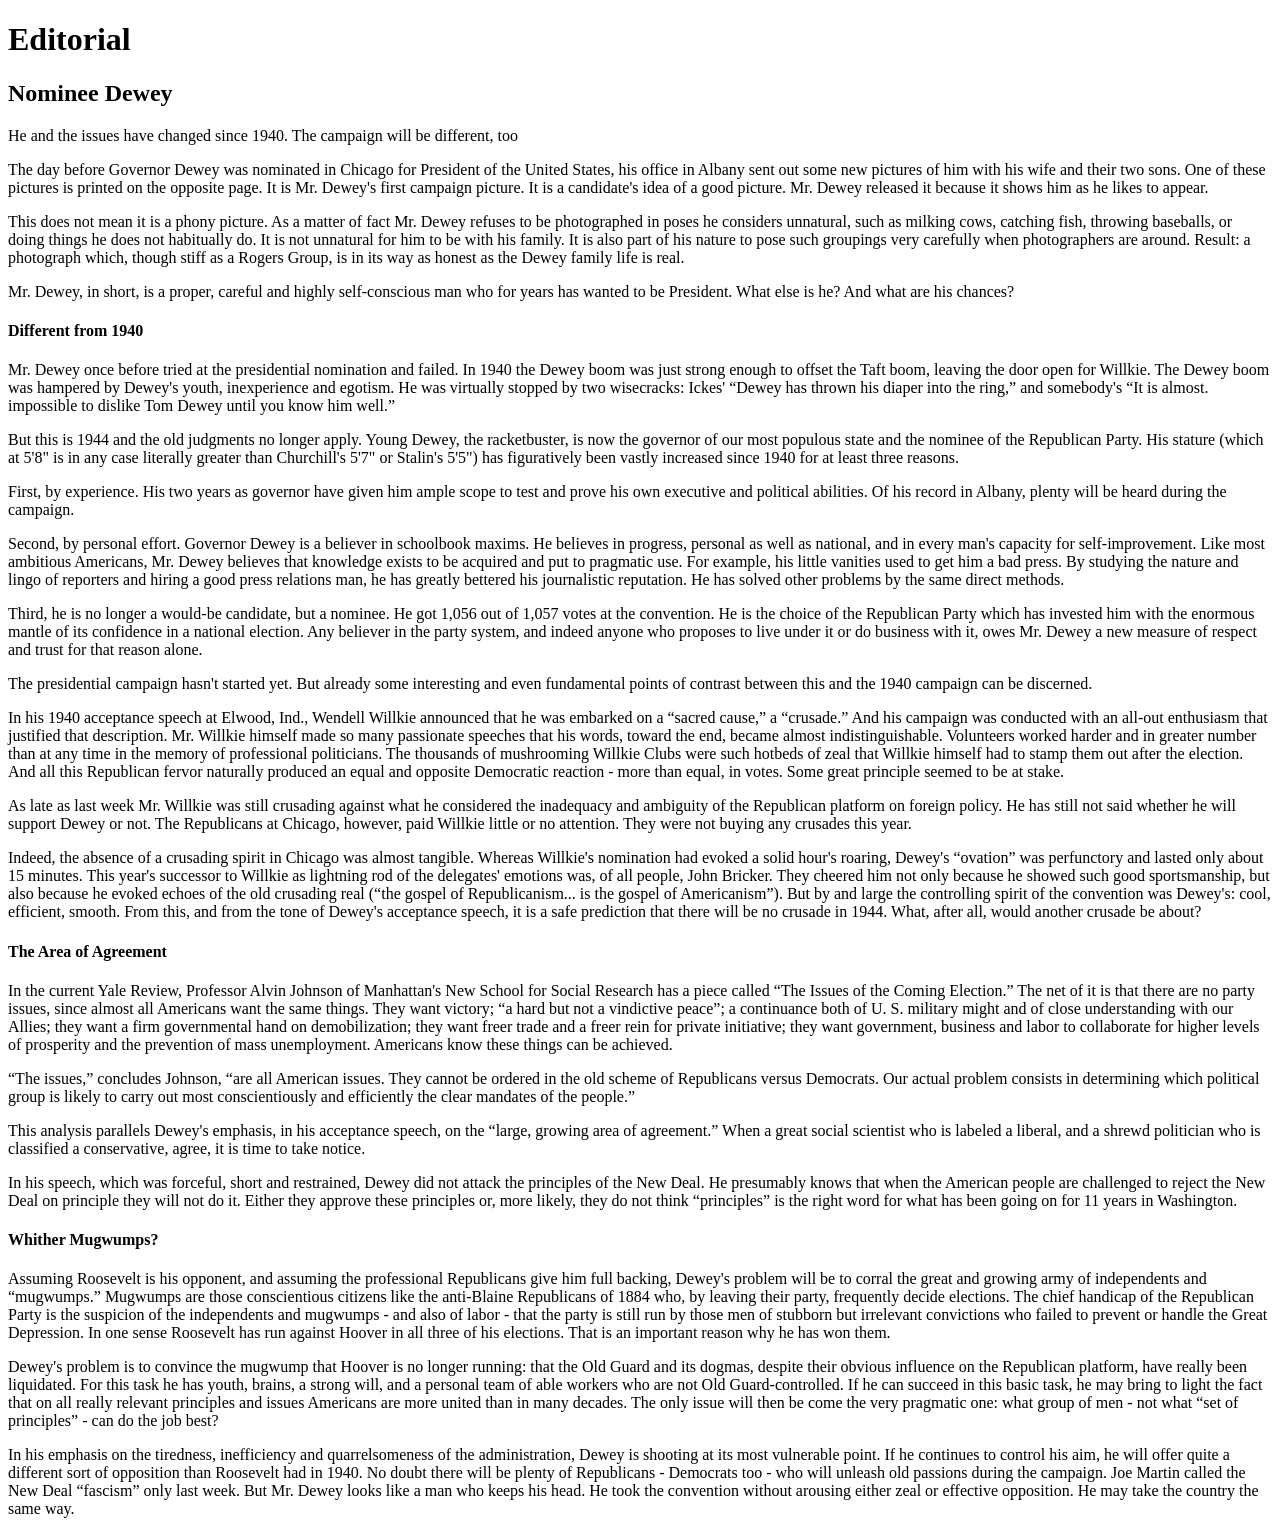
<file: lab-1/index.html>
<!DOCTYPE html>
<html lang="en">
<head>
    <meta charset="UTF-8" />
    <meta name="viewport" content="width=device-width, initial-scale=1.0">
    <title>Lab 1 | COMP1054</title>
    <link rel="preconnect" href="https://fonts.googleapis.com">
    <link rel="preconnect" href="https://fonts.gstatic.com" crossorigin>
    <link href="https://fonts.googleapis.com/css2?family=Alfa+Slab+One&family=Didact+Gothic&display=swap" rel="stylesheet">
</head>
<body>
    <div id="page">
        <header>
            <h1>Editorial</h1>
            <h2>Nominee Dewey</h2>
            <p>He and the issues have changed since 1940. The campaign will be different, too</p>
        </header>   
        <main>
        <p>The day before Governor Dewey was nominated in Chicago for President of the United States, his office in Albany sent out some new pictures of him with his wife and their two sons. One of these pictures is printed on the opposite page. It is Mr. Dewey's first campaign picture. It is a candidate's idea of a good picture. Mr. Dewey released it because it shows him as he likes to appear.</p>
 
        <p>This does not mean it is a phony picture. As a matter of fact Mr. Dewey refuses to be photographed in poses he considers unnatural, such as milking cows, catching fish, throwing baseballs, or doing things he does not habitually do. It is not unnatural for him to be with his family. It is also part of his nature to pose such groupings very carefully when photographers are around. Result: a photograph which, though stiff as a Rogers Group, is in its way as honest as the Dewey family life is real.</p>
 
        <p>Mr. Dewey, in short, is a proper, careful and highly self-conscious man who for years has wanted to be President. What else is he? And what are his chances?</p>
 
        <h4>Different from 1940</h4>
 
        <p>Mr. Dewey once before tried at the presidential nomination and failed. In 1940 the Dewey boom was just strong enough to offset the Taft boom, leaving the door open for Willkie. The Dewey boom was hampered by Dewey's youth, inexperience and egotism. He was virtually stopped by two wisecracks: Ickes' <q>Dewey has thrown his diaper into the ring,</q> and somebody's <q>It is almost. impossible to dislike Tom Dewey until you know him well.</q></p>
 
        <p>But this is 1944 and the old judgments no longer apply. Young Dewey, the racketbuster, is now the governor of our most populous state and the nominee of the Republican Party. His stature (which at 5'8" is in any case literally greater than Churchill's 5'7" or Stalin's 5'5") has figuratively been vastly increased since 1940 for at least three reasons.</p>
 
        <p>First, by experience. His two years as governor have given him ample scope to test and prove his own executive and political abilities. Of his record in Albany, plenty will be heard during the campaign.</p>
 
        <p>Second, by personal effort. Governor Dewey is a believer in schoolbook maxims. He believes in progress, personal as well as national, and in every man's capacity for self-improvement. Like most ambitious Americans, Mr. Dewey believes that knowledge exists to be acquired and put to pragmatic use. For example, his little vanities used to get him a bad press. By studying the nature and lingo of reporters and hiring a good press relations man, he has greatly bettered his journalistic reputation. He has solved other problems by the same direct methods.</p>
 
        <p>Third, he is no longer a would-be candidate, but a nominee. He got 1,056 out of 1,057 votes at the convention. He is the choice of the Republican Party which has invested him with the enormous mantle of its confidence in a national election. Any believer in the party system, and indeed anyone who proposes to live under it or do business with it, owes Mr. Dewey a new measure of respect and trust for that reason alone.</p>
 
        <p>The presidential campaign hasn't started yet. But already some interesting and even fundamental points of contrast between this and the 1940 campaign can be discerned.</p>
 
        <p>In his 1940 acceptance speech at Elwood, Ind., Wendell Willkie announced that he was embarked on a <q>sacred cause,</q> a <q>crusade.</q> And his campaign was conducted with an all-out enthusiasm that justified that description. Mr. Willkie himself made so many passionate speeches that his words, toward the end, became almost indistinguishable. Volunteers worked harder and in greater number than at any time in the memory of professional politicians. The thousands of mushrooming Willkie Clubs were such hotbeds of zeal that Willkie himself had to stamp them out after the election. And all this Republican fervor naturally produced an equal and opposite Democratic reaction - more than equal, in votes. Some great principle seemed to be at stake.</p>
 
        <p>As late as last week Mr. Willkie was still crusading against what he considered the inadequacy and ambiguity of the Republican platform on foreign policy. He has still not said whether he will support Dewey or not. The Republicans at Chicago, however, paid Willkie little or no attention. They were not buying any crusades this year.</p>
 
        <p>Indeed, the absence of a crusading spirit in Chicago was almost tangible. Whereas Willkie's nomination had evoked a solid hour's roaring, Dewey's <q>ovation</q> was perfunctory and lasted only about 15 minutes. This year's successor to Willkie as lightning rod of the delegates' emotions was, of all people, John Bricker. They cheered him not only because he showed such good sportsmanship, but also because he evoked echoes of the old crusading real (<q>the gospel of Republicanism... is the gospel of Americanism</q>). But by and large the controlling spirit of the convention was Dewey's: cool, efficient, smooth. From this, and from the tone of Dewey's acceptance speech, it is a safe prediction that there will be no crusade in 1944. What, after all, would another crusade be about?</p>
 
        <h4>The Area of Agreement</h4>
 
        <p>In the current Yale Review, Professor Alvin Johnson of Manhattan's New School for Social Research has a piece called <q>The Issues of the Coming Election.</q> The net of it is that there are no party issues, since almost all Americans want the same things. They want victory; <q>a hard but not a vindictive peace</q>; a continuance both of U. S. military might and of close understanding with our Allies; they want a firm governmental hand on demobilization; they want freer trade and a freer rein for private initiative; they want government, business and labor to collaborate for higher levels of prosperity and the prevention of mass unemployment. Americans know these things can be achieved.</p>
 
        <p><q>The issues,</q> concludes Johnson, <q>are all American issues. They cannot be ordered in the old scheme of Republicans versus Democrats. Our actual problem consists in determining which political group is likely to carry out most conscientiously and efficiently the clear mandates of the people.</q></p>
 
        <p>This analysis parallels Dewey's emphasis, in his acceptance speech, on the <q>large, growing area of agreement.</q> When a great social scientist who is labeled a liberal, and a shrewd politician who is classified a conservative, agree, it is time to take notice.</p>
 
        <p>In his speech, which was forceful, short and restrained, Dewey did not attack the principles of the New Deal. He presumably knows that when the American people are challenged to reject the New Deal on principle they will not do it. Either they approve these principles or, more likely, they do not think <q>principles</q> is the right word for what has been going on for 11 years in Washington.</p>
 
        <h4>Whither Mugwumps?</h4>
 
        <p>Assuming Roosevelt is his opponent, and assuming the professional Republicans give him full backing, Dewey's problem will be to corral the great and growing army of independents and <q>mugwumps.</q> Mugwumps are those conscientious citizens like the anti-Blaine Republicans of 1884 who, by leaving their party, frequently decide elections. The chief handicap of the Republican Party is the suspicion of the independents and mugwumps - and also of labor - that the party is still run by those men of stubborn but irrelevant convictions who failed to prevent or handle the Great Depression. In one sense Roosevelt has run against Hoover in all three of his elections. That is an important reason why he has won them.</p>
 
        <p>Dewey's problem is to convince the mugwump that Hoover is no longer running: that the Old Guard and its dogmas, despite their obvious influence on the Republican platform, have really been liquidated. For this task he has youth, brains, a strong will, and a personal team of able workers who are not Old Guard-controlled. If he can succeed in this basic task, he may bring to light the fact that on all really relevant principles and issues Americans are more united than in many decades. The only issue will then be come the very pragmatic one: what group of men - not what <q>set of principles</q> - can do the job best?</p>
 
        <p>In his emphasis on the tiredness, inefficiency and quarrelsomeness of the administration, Dewey is shooting at its most vulnerable point. If he continues to control his aim, he will offer quite a different sort of opposition than Roosevelt had in 1940. No doubt there will be plenty of Republicans - Democrats too - who will unleash old passions during the campaign. Joe Martin called the New Deal <q>fascism</q> only last week. But Mr. Dewey looks like a man who keeps his head. He took the convention without arousing either zeal or effective opposition. He may take the country the same way.</p>
        </main>
        <footer></footer>
    </div>
</body>
</html>
</file>
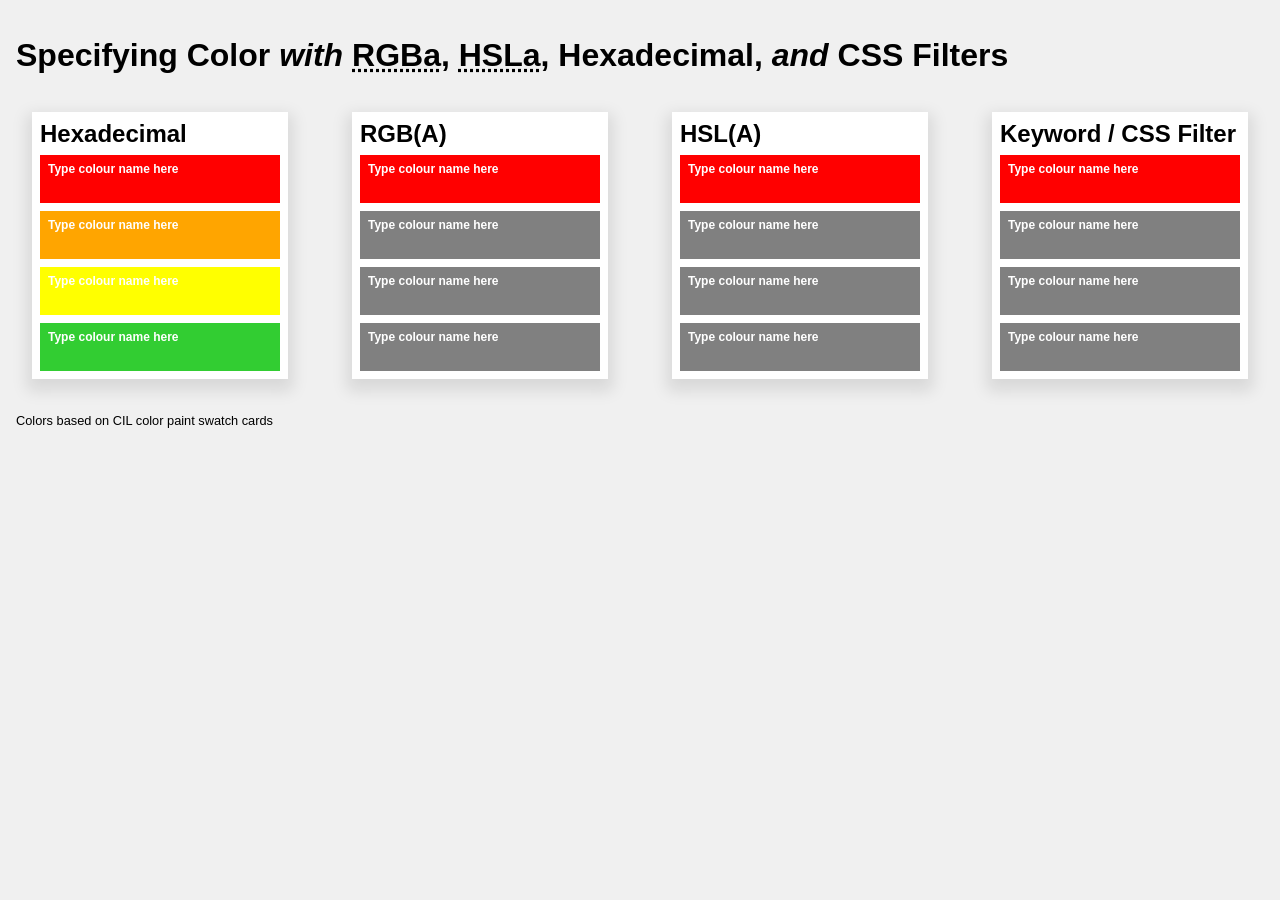
<file: lab-2/index.html>
<!DOCTYPE HTML>
<html>
<head>
	<meta charset="UTF-8">
	<title>Specifying Color with RGBa, HSLa, Hexadecimal, and CSS Filters</title>
	<link href="css/normalize.css" rel="stylesheet">
	<link href="css/base.css" rel="stylesheet">
	<style>
/* STEP 1: Using the color picker utility at
https://developer.mozilla.org/en-US/docs/Web/CSS/CSS_Colors/Color_picker_tool,
set each color in hexadecimal format
to match as closely as you can with the colors
on the FIRST paint swatch card provided.
-------------------------------------------------- */
	#hex div:nth-of-type(1) {
		background-color: red;
	}
	#hex div:nth-of-type(2) {
		background-color: orange;
	}
	#hex div:nth-of-type(3) {
		background-color: yellow;
	}
	#hex div:nth-of-type(4) {
		background-color: limegreen;
	}
/* STEP 2: Set each color in rgba format
to match as closely as you can with the colors
on the SECOND paint swatch card provided.
-------------------------------------------------- */
	#rgba div:nth-of-type(1) {
		background-color: red;
	}
	/* ...and so on... */

/* STEP 3: Set each color in hsla format
to match as closely as you can with the colors
on the THIRD paint swatch card provided.
-------------------------------------------------- */
	#hsla div:nth-of-type(1) {
		background-color: red;
	}
	/* ...and so on... */

	/* STEP 4: Set each color using a CSS color keywords
(https://developer.mozilla.org/en-US/docs/Web/CSS/color_value)
that matches each color as closely as possible, then
apply one or more CSS filters to see if you can
produce an exact rendition of the swatch colors on the FOURTH card provided.
(https://developer.mozilla.org/en-US/docs/Web/CSS/filter).
-------------------------------------------------- */
	#keyword div:nth-of-type(1) {
		background-color: red;
	}
	/* ...and so on... */

	/* STEP 5: Describe one or more things that you can do to ensure that the colour rendering on your screen is exactly the same (or as close as possible) to the colours on your paint chip cards. If possible, attempt to do one or more of these things and describe what you did and what you found out. Maybe a screenshot, too if it might help. */
</style>
</head>

<body>
	<header>
		<h1>Specifying Color <em>with</em> <abbr title="Red, Green, Blue, Alpha">RGBa</abbr>, <abbr title="Hue, Saturation, Luminousity, Alpha">HSLa</abbr>, Hexadecimal, <em>and</em> CSS Filters</h1>
	</header>
	<main>
		<section id="hex">
			<h2>Hexadecimal</h2>
			<div>
				<h3>Type colour name here</h3>
			</div>
			<div>
				<h3>Type colour name here</h3>
			</div>
			<div>
				<h3>Type colour name here</h3>
			</div>
			<div>
				<h3>Type colour name here</h3>
			</div>
		</section>
		<section id="rgba">
			<h2>RGB(A)</h2>
			<div>
				<h3>Type colour name here</h3>
			</div>
			<div>
				<h3>Type colour name here</h3>
			</div>
			<div>
				<h3>Type colour name here</h3>
			</div>
			<div>
				<h3>Type colour name here</h3>
			</div>
		</section>
		<section id="hsla">
			<h2>HSL(A)</h2>
			<div>
				<h3>Type colour name here</h3>
			</div>
			<div>
				<h3>Type colour name here</h3>
			</div>
			<div>
				<h3>Type colour name here</h3>
			</div>
			<div>
				<h3>Type colour name here</h3>
			</div>
		</section>
		<section id="keyword">
			<h2>Keyword / CSS Filter</h2>
			<div>
				<h3>Type colour name here</h3>
			</div>
			<div>
				<h3>Type colour name here</h3>
			</div>
			<div>
				<h3>Type colour name here</h3>
			</div>
			<div>
				<h3>Type colour name here</h3>
			</div>
		</section>
	</main>
	<footer>
		<p><small>Colors based on CIL color paint swatch cards</small></p>
	</footer>
</body>
</html>
</file>
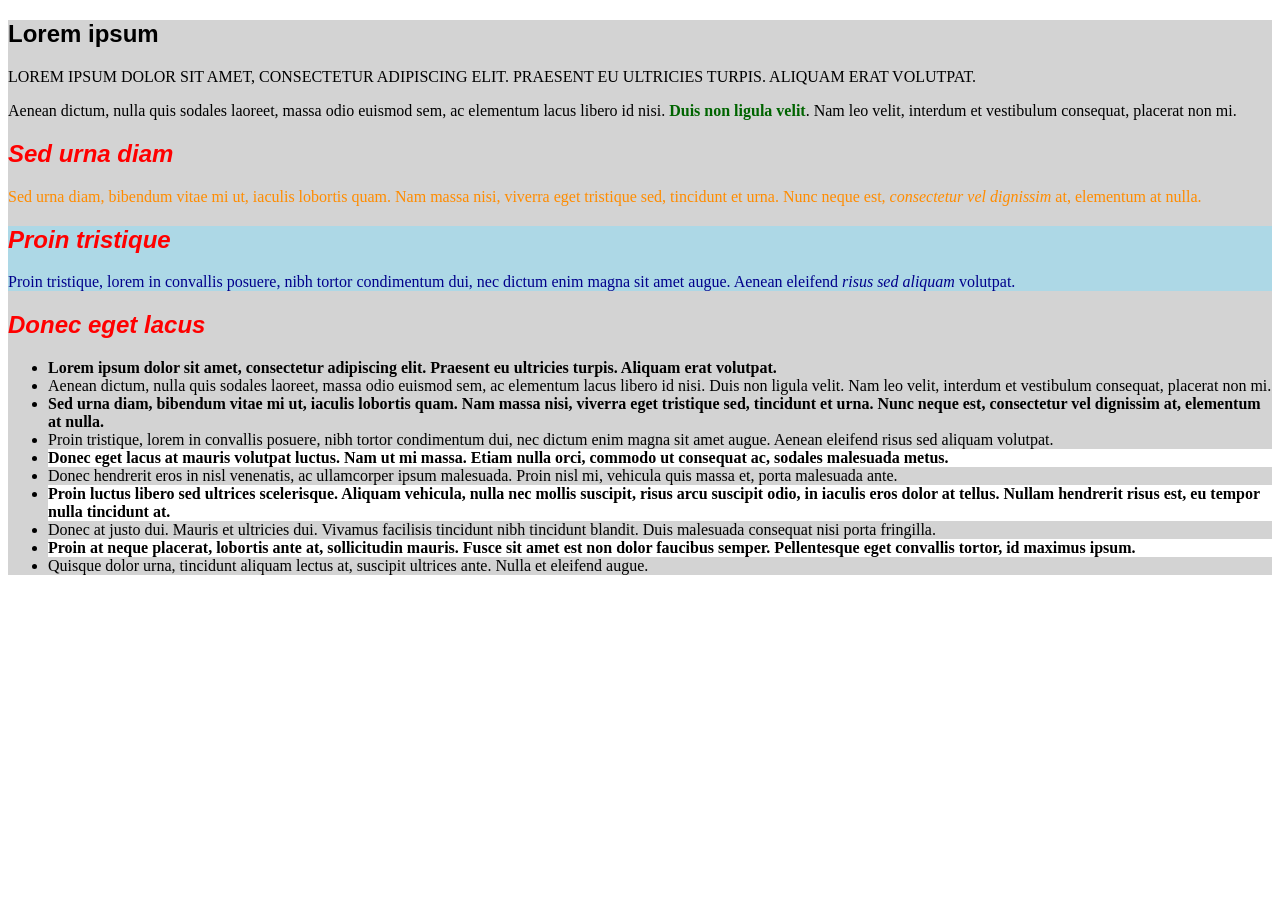
<file: lesson-1/index.html>
<!DOCTYPE html>
<html lang="en">
<head>
	<meta charset="UTF-8" />
	<title>Lesson 1 - COMP1054 User Interface Design Using CSS</title>
	<link rel="stylesheet" href="css/styles.css" />
</head>
<body>

<article class="about">
	<h1>Lorem ipsum</h1> 

	<p>Lorem ipsum dolor sit amet, consectetur adipiscing elit. Praesent eu ultricies turpis. Aliquam erat volutpat.</p>
	<p>Aenean dictum, nulla quis sodales laoreet, massa odio euismod sem, ac elementum lacus libero id nisi. <a href="https://lipsum.com/" rel="external">Duis non ligula velit</a>. Nam leo velit, interdum et vestibulum consequat, placerat non mi.</p>
 
	<section id="project">
		<h2 lang="es">Sed urna diam</h2>
		<p>Sed urna diam, bibendum vitae mi ut, iaculis lobortis quam. <span lang="es">Nam massa nisi</span>, viverra eget tristique sed, tincidunt et urna. Nunc neque est, <em>consectetur vel dignissim</em> at, elementum at nulla.</p>
	</section>

	<section class="subproject">
		<h2 lang="es">Proin tristique</h2>
		<p>Proin tristique, lorem in convallis posuere, nibh tortor condimentum dui, nec dictum enim magna sit amet augue. Aenean eleifend <em>risus sed aliquam</em> volutpat.</p>
	</section>
    <aside>
        <h2>Donec eget lacus</h2>
        <ul>
            <li>Lorem ipsum dolor sit amet, consectetur adipiscing elit. Praesent eu ultricies turpis. Aliquam erat volutpat.</li>
            <li>Aenean dictum, nulla quis sodales laoreet, massa odio euismod sem, ac elementum lacus libero id nisi. Duis non ligula velit. Nam leo velit, interdum et vestibulum consequat, placerat non mi.</li>
            <li>Sed urna diam, bibendum vitae mi ut, iaculis lobortis quam. Nam massa nisi, viverra eget tristique sed, tincidunt et urna. Nunc neque est, consectetur vel dignissim at, elementum at nulla.</li>
            <li>Proin tristique, lorem in convallis posuere, nibh tortor condimentum dui, nec dictum enim magna sit amet augue. Aenean eleifend risus sed aliquam volutpat.</li>
            <li>Donec eget lacus at mauris volutpat luctus. Nam ut mi massa. Etiam nulla orci, commodo ut consequat ac, sodales malesuada metus.</li>
            <li>Donec hendrerit eros in nisl venenatis, ac ullamcorper ipsum malesuada. Proin nisl mi, vehicula quis massa et, porta malesuada ante.</li>
            <li>Proin luctus libero sed ultrices scelerisque. Aliquam vehicula, nulla nec mollis suscipit, risus arcu suscipit odio, in iaculis eros dolor at tellus. Nullam hendrerit risus est, eu tempor nulla tincidunt at.</li>
            <li>Donec at justo dui. Mauris et ultricies dui. Vivamus facilisis tincidunt nibh tincidunt blandit. Duis malesuada consequat nisi porta fringilla.</li>
            <li>Proin at neque placerat, lobortis ante at, sollicitudin mauris. Fusce sit amet est non dolor faucibus semper. Pellentesque eget convallis tortor, id maximus ipsum.</li>
            <li>Quisque dolor urna, tincidunt aliquam lectus at, suscipit ultrices ante. Nulla et eleifend augue.</li>
        </ul>
    </aside>
</article>

</body>
</html>
</file>
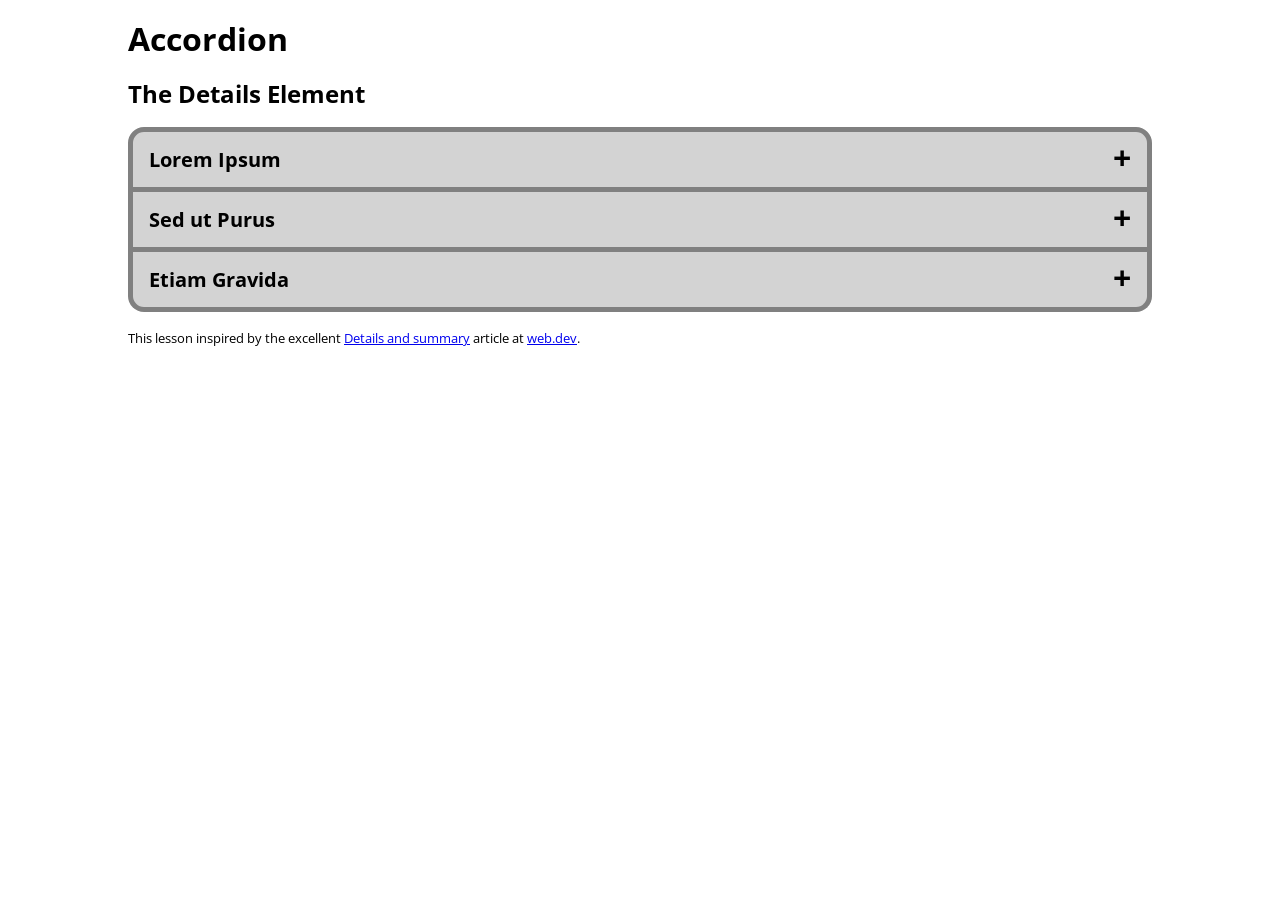
<file: lesson-10/index.html>
<!DOCTYPE html>
<html lang="en">
	<head>
		<meta charset="utf-8" />
		<title>Accordion | COMP1054 User Interface Design Using CSS</title>
		<meta name="viewport" content="width=device-width, initial-scale=1.0" />
		<link href="css/normalize.css" rel="stylesheet" />
		<link href="css/accordion.css" rel="stylesheet" />
		<!-- <script src="js/accordion2.js" defer></script> -->
	</head>
	<body>
		<div id="container">
			<header>
				<h1>Accordion</h1>
			</header>
			<main>
				<h2>The Details Element</h2>
				<!-- STEP 1: Surround each H3 and DIV pair with DETAILS tags -->
				<details name="accordion">
					<summary>Lorem Ipsum</summary>
					<div>
						<p>Lorem ipsum dolor sit amet, consectetur adipiscing elit. Curabitur et eleifend risus. Praesent eu orci sed sapien maximus scelerisque at quis justo.</p>
						<p>Fusce lacus lacus, molestie et imperdiet vel, consequat at felis. Mauris eget tortor nec magna efficitur tempus. Phasellus lacus tortor, viverra ut interdum faucibus, consectetur imperdiet urna.</p>
						<p>Integer auctor sagittis lectus, sit amet sollicitudin diam iaculis ut. Integer orci mi, hendrerit ut dui at, maximus semper ante. Morbi ac tellus neque.</p>
					</div>
				</details>
				<!-- STEP 2: Replace each pair of H3 tags with SUMMARY tags, validate your HTML (https://validator.w3.org/), then proceed to the CSS for the next step -->
				<details name="accordion">
					<summary>Sed ut Purus</summary>
					<div>
						<p>Sed ut purus porta odio sollicitudin congue. Proin luctus molestie varius. Curabitur sed maximus elit. Ut viverra ante et urna bibendum consectetur.</p>
						<p>Quisque nisi risus, dignissim in placerat id, gravida in elit. Proin et mollis libero, quis finibus tortor. Nullam condimentum posuere venenatis. Nam ex risus, maximus ut imperdiet ultrices, ornare id velit.</p>
					</div>
				</details>
				<details name="accordion">
					<summary>Etiam Gravida</summary>
					<div>
						<p>Etiam gravida sit amet odio nec accumsan. Suspendisse imperdiet ac quam in cursus. Pellentesque ut nunc quis velit pharetra aliquet. Donec sodales eget libero id efficitur. Donec ex dui, dapibus a dui sit amet, fermentum dignissim risus.</p>
						<p>Nullam viverra a ante at fringilla. Vestibulum ut ante id augue ultricies mattis. Mauris vitae urna aliquam, laoreet nibh eu, aliquam dolor.</p>
						<p>Curabitur felis ipsum, finibus a gravida at, aliquet non arcu. Nam efficitur ullamcorper quam a tincidunt. Cras ut mi ut nulla commodo lacinia eu eu velit.</p>
					</div>
				</details>
			</main>
			<footer>
				<p><small>This lesson inspired by the excellent <a href="https://web.dev/learn/html/details" title="Details and summary">Details and summary</a> article at <a href="https://web.dev/" title="web.dev">web.dev</a>.</small></p>
			</footer>
		</div><!-- end #container -->
	</body>
</html>
</file>
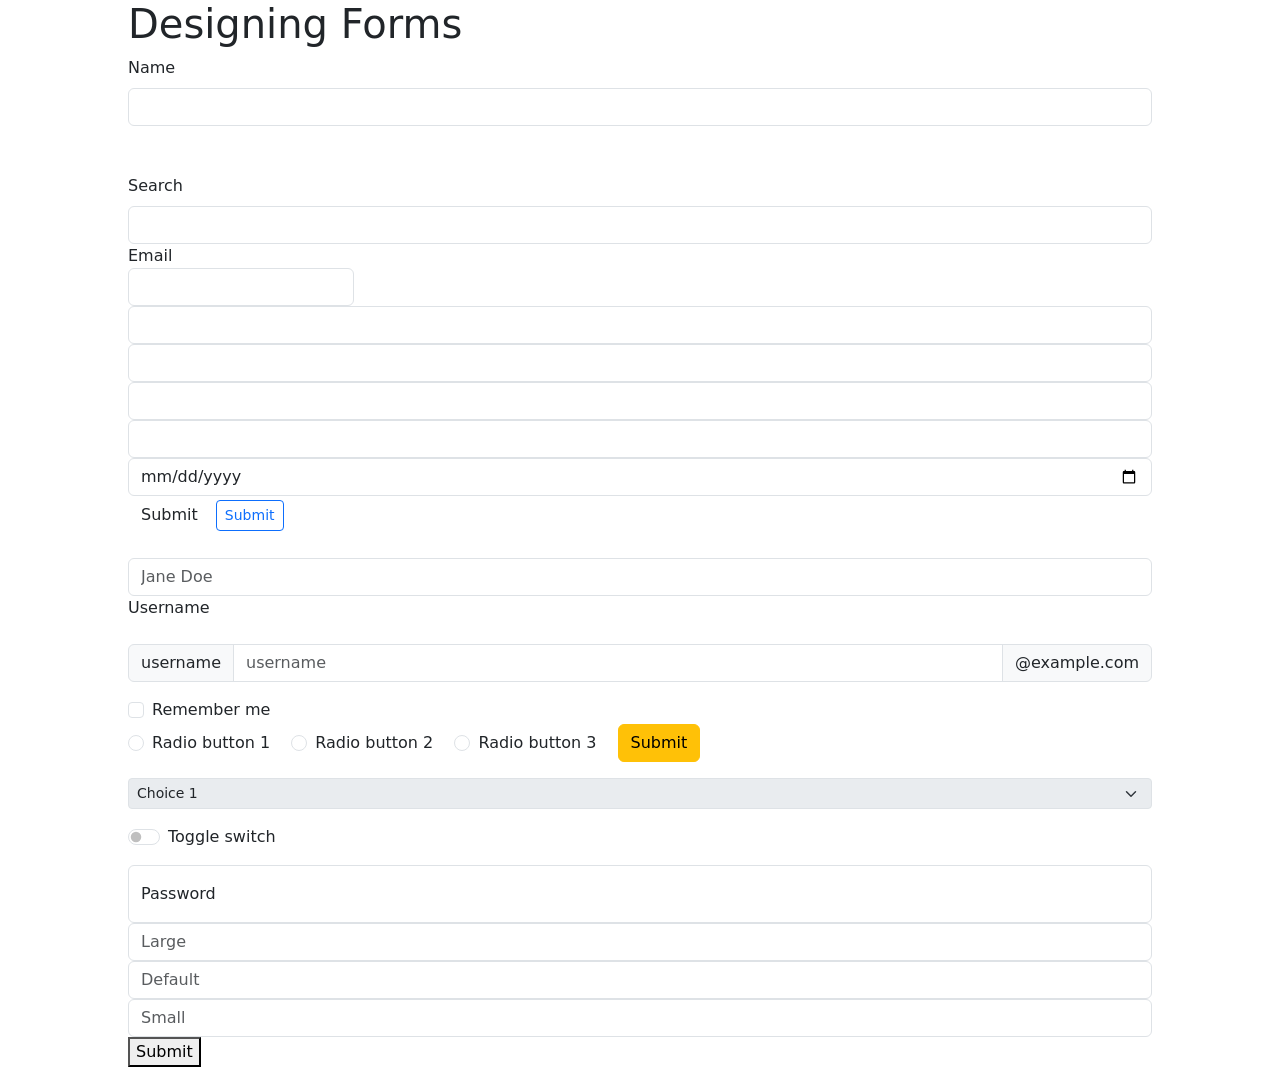
<file: lesson-11/index.html>
<!DOCTYPE html>
<html lang="en">
	<head>
		<meta charset="utf-8" />
		<title>Module 11 - Forms | COMP1054 Web User Interface Design</title>
		<meta name="viewport" content="width=device-width, initial-scale=1" />
		<!-- STEP 1: Attach the Bootstrap CSS and JS via a Content Distribution Network (CDN) (https:getbootstrap.com/) -->
		<link href="https://cdn.jsdelivr.net/npm/bootstrap@5.3.8/dist/css/bootstrap.min.css" rel="stylesheet" integrity="sha384-sRIl4kxILFvY47J16cr9ZwB07vP4J8+LH7qKQnuqkuIAvNWLzeN8tE5YBujZqJLB" crossorigin="anonymous">
		<style>
			body {
				width: 80%;
				margin: 0 auto;
			}
		</style>
	</head>
	<body>
		<h1>Designing Forms</h1>
		<!-- STEP 2: To leverage the Bootstrap form control styles, add the form-control class to the following input elements: text, search, email, url, tel, password, number, date (Bootstrap applies display: block and width: 100%) - adjust width of FORM element to see -->
		<form action="" id="" method="post">
			<div class="mb-5">
				<label for="name1" class="form-label">Name</label>
				<input type="text" id="name1" class="form-control" name="name1" />
			</div>

			<div class="mt-5">
				<label for="search1" class="form-label">Search</label>
				<input type="search" id="search1" class="form-control" name="search1" />
			</div>

			<label>Email
				<input type="email" id="email1" class="form-control" />
			</label>

			<input type="url" class="form-control" />
			<input type="tel" class="form-control" />
			<input type="password" class="form-control" />
			<input type="number" class="form-control" />
			<input type="date" class="form-control" />

			<input type="submit" class="btn" value="Submit" />
			<button class="btn btn-outline-primary btn-sm" type="submit">Submit</button>
		</form>
		<!-- STEP 3: Add suitable labels for each of the above form inputs -->

		<!-- STEP 4: Surround each label and input with a sectioning element (DIV is fine in this case), observing how Bootstrap visually groups the pair with a margin-bottom -->

		<!-- STEP 5: Contruct an inline form consisting of a username, password, "Remember me" checkbox, and submit button - Add a class form-inline to the FORM element  -->
		<form class="">
			<label for="name" class="invisible">Name</label>
			<input type="text" class="form-control" id="name" placeholder="Jane Doe" />

			<label for="username" class="form-label">Username</label>
			<div class="input-group mb-3 mt-3">
				<span class="input-group-text">username</span>
				<input type="text" class="form-control" id="username" placeholder="username" />
				<span class="input-group-text">@example.com</span>
			</div>

			<div class="form-check">
				<input type="checkbox" class="form-check-input" id="rememberme" value="rememberme" />
				<label for="rememberme" class="form-check-label">Remember me</label>	
			</div>

			<div class="form-check form-check-inline">
				<input type="radio" class="form-check-input" name="radiogroup" id="myradio1" />
				<label for="myradio1" class="form-check-label">Radio button 1</label>
			</div>
			<div class="form-check form-check-inline">
				<input type="radio" class="form-check-input" name="radiogroup" id="myradio2" />
				<label for="myradio2" class="form-check-label">Radio button 2</label>
			</div>	
			<div class="form-check form-check-inline">
				<input type="radio" class="form-check-input" name="radiogroup" id="myradio3" />
				<label for="myradio3" class="form-check-label">Radio button 3</label>
			</div>

			<button type="submit" class="btn btn-warning">Submit</button>
		</form>
		<!-- STEP 6: Style the buttons consistently across platforms with the class "btn", and if it is the primary submit button, then add another class, "btn-primary" -->

		<!-- STEP 7: Make checkboxes and radio buttons look and behave consistently across platforms with "custom-control" classes -->
		<form>

		<!-- STEP 8: Add the class="custom-control-inline" to the custom-control DIV elements above to arrange the radio buttons horizontally - the default is vertically stacked -->

		<!-- STEP 9: Custom styles for SELECT elements entails adding a "custom-select" class to the start tag -->
		<select class="form-select form-select-sm mt-3 mb-3" id="" name="" disabled>
			<option value="1">Choice 1</option>
			<option value="2">Choice 2</option>
			<option value="3">Choice 3</option>
		</select>

		<div class="form-check form-switch mb-3">
			<input type="checkbox" class="form-check-input" id="toggle" />
			<label for="toggle" class="form-check-label">Toggle switch</label>
		</div>

		<div class="form-floating">
			<input type="password" id="pw" class="form-control" placeholder="Password" />
			<label for="pw">Password</label>
		</div>
		<!-- STEP 10: Size controls by adding a class, either "form-control-lg" or "form-control-sm" -->
			<input class="form-control " type="text" placeholder="Large">
			<input class="form-control " type="text" placeholder="Default">
			<input class="form-control " type="text" placeholder="Small">
		<!-- STEP 11: Add a bit of space between the above form inputs with class mb-2 (or whatever number you wish) -->
			<button type="submit" class="">Submit</button>
		<!-- STEP 12a: Try changing the above button - the btn-* classes are - primary, secondary, success, danger, warning, info, light, dark, link -->
		<!-- STEP 12b: Perhaps the button is a bit overwhelming? Modify the above with btn-outline-* -->
		</form>
		<script src="https://cdn.jsdelivr.net/npm/@popperjs/core@2.11.8/dist/umd/popper.min.js" integrity="sha384-I7E8VVD/ismYTF4hNIPjVp/Zjvgyol6VFvRkX/vR+Vc4jQkC+hVqc2pM8ODewa9r" crossorigin="anonymous"></script>
		<script src="https://cdn.jsdelivr.net/npm/bootstrap@5.3.8/dist/js/bootstrap.min.js" integrity="sha384-G/EV+4j2dNv+tEPo3++6LCgdCROaejBqfUeNjuKAiuXbjrxilcCdDz6ZAVfHWe1Y" crossorigin="anonymous"></script>
	</body>
</html>
</file>
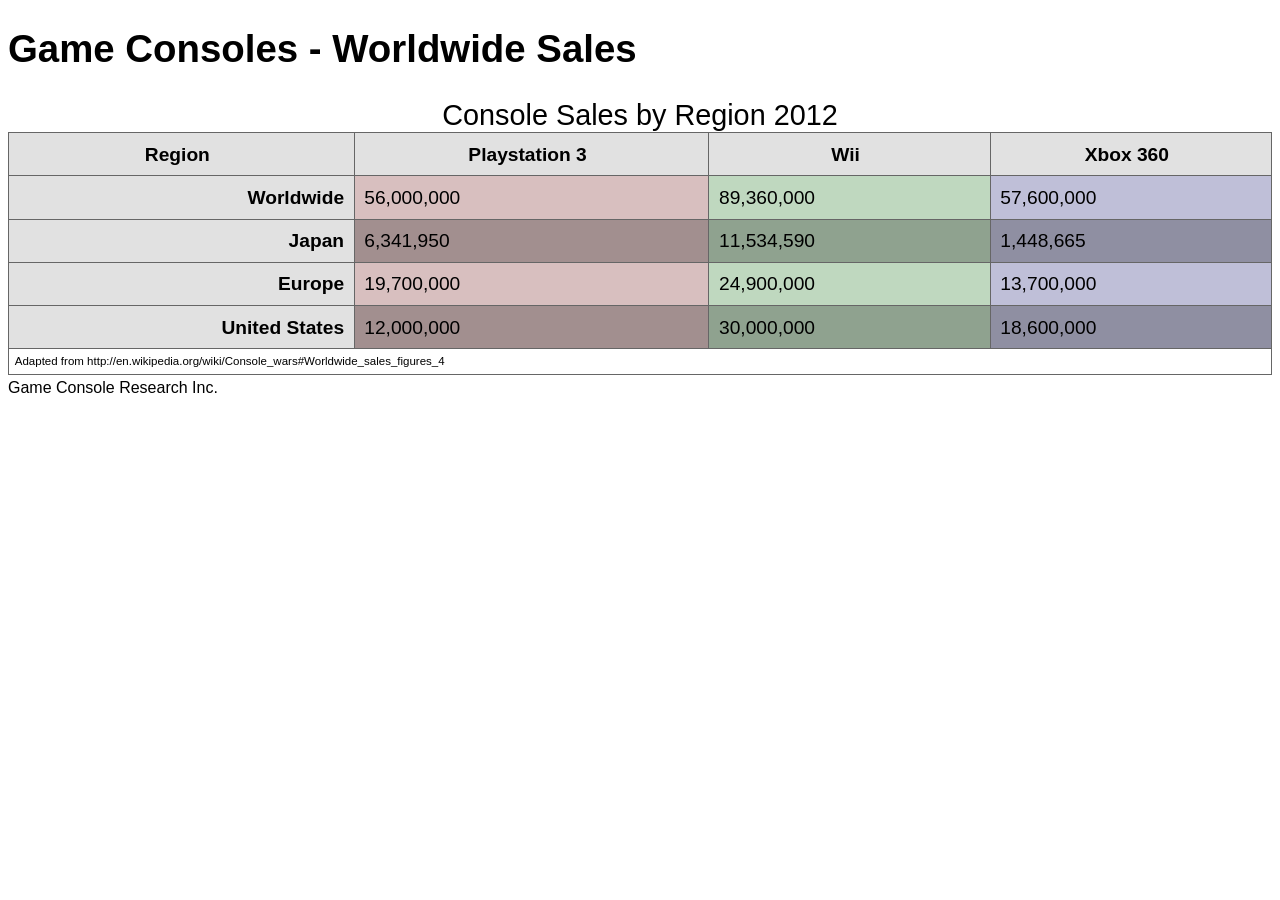
<file: lesson-12/index.html>
<!DOCTYPE html>
<html lang="en">
<head>
		<meta charset="UTF-8">
		<title>Game Consoles - Worldwide Sales</title>
		<meta name="viewport" content="width=device-width, initial-scale=1.0">
		<!-- We're not normalizing this HTML on purpose so that we can see some of the default table rendering - normalize addresses some of the table display issues -->
		<link href="css/tables.css" rel="stylesheet" />
		<!-- Thanks to Tristen Brown for the excellent (dependency-free) table sorting script -->
		<script src="js/tablesort/tablesort.min.js"></script>
		<link href="js/tablesort/css/tablesort.css" rel="stylesheet">
		<script src="js/tables.js" defer></script>
</head>

<body>
	<header>
		<h1>Game Consoles - Worldwide Sales</h1>
	</header>
	<main>
<!-- STEP 1a: Start with the basic TABLE element -->
		<table>
<!-- STEP 2: Build out a fitting CAPTION element -->
			<caption>Console Sales by Region 2012</caption>
<!-- STEP 4: Build out column groups and columns if necessary -->
			<colgroup>
				<col />
			</colgroup>
			<colgroup>
				<col />
				<col />
				<col />
			</colgroup>
<!-- STEP 5a: Group the table heading rows with a THEAD -->
			<thead>
<!-- STEP 1b: Build out the appropriate number of rows with TR -->
				<!-- <tr>
					<th rowspan="2">Region</th>
					<th colspan="3">Console</th>
				</tr> -->
				<tr>
					<th scope="col">Region</th>
					<th scope="col">Playstation 3</th>
					<th scope="col">Wii</th>
					<th scope="col">Xbox 360</th>
				</tr>
			</thead>
			<tbody>
				<tr>
					<th scope="row">Worldwide</th>
					<td>56,000,000</td>
					<td>89,360,000</td>
					<td>57,600,000</td>
				</tr>
				<tr>
					<th scope="row">Japan</th>
					<td>6,341,950</td>
					<td>11,534,590</td>
					<td>1,448,665</td>
				</tr>
				<tr>
					<th scope="row">Europe</th>
					<td>19,700,000</td>
					<td>24,900,000</td>
					<td>13,700,000</td>
				</tr>
				<tr>
					<th scope="row">United States</th>
					<td>12,000,000</td>
					<td>30,000,000</td>
					<td>18,600,000</td>
				</tr>
			</tbody>
<!-- STEP 1c: For each piece of table data, build a TD -->

<!-- STEP 3a: Where appropriate, replace any TD elements with table headings (TH) -->

<!-- STEP 3b: Associate TH with data rows and/or columns -->

<!-- STEP 5b: Move the table footer row(s) up to just below the THEAD and surround with a TFOOT -->
			<tfoot>
				<tr>
					<td colspan="4">Adapted from http://en.wikipedia.org/wiki/Console_wars#Worldwide_sales_figures_4</td>
				</tr>
			</tfoot>
<!-- STEP 5c: Encapsulate the remainder of the table data rows with the TBODY tags -->

<!-- STEP 5d: Look at the rendering in the browser, then head to css/tables.css for the next step -->
		</table>
	</main>
	<footer>
		<small>Game Console Research Inc.</small>
	</footer>
</body>
</html>
</file>
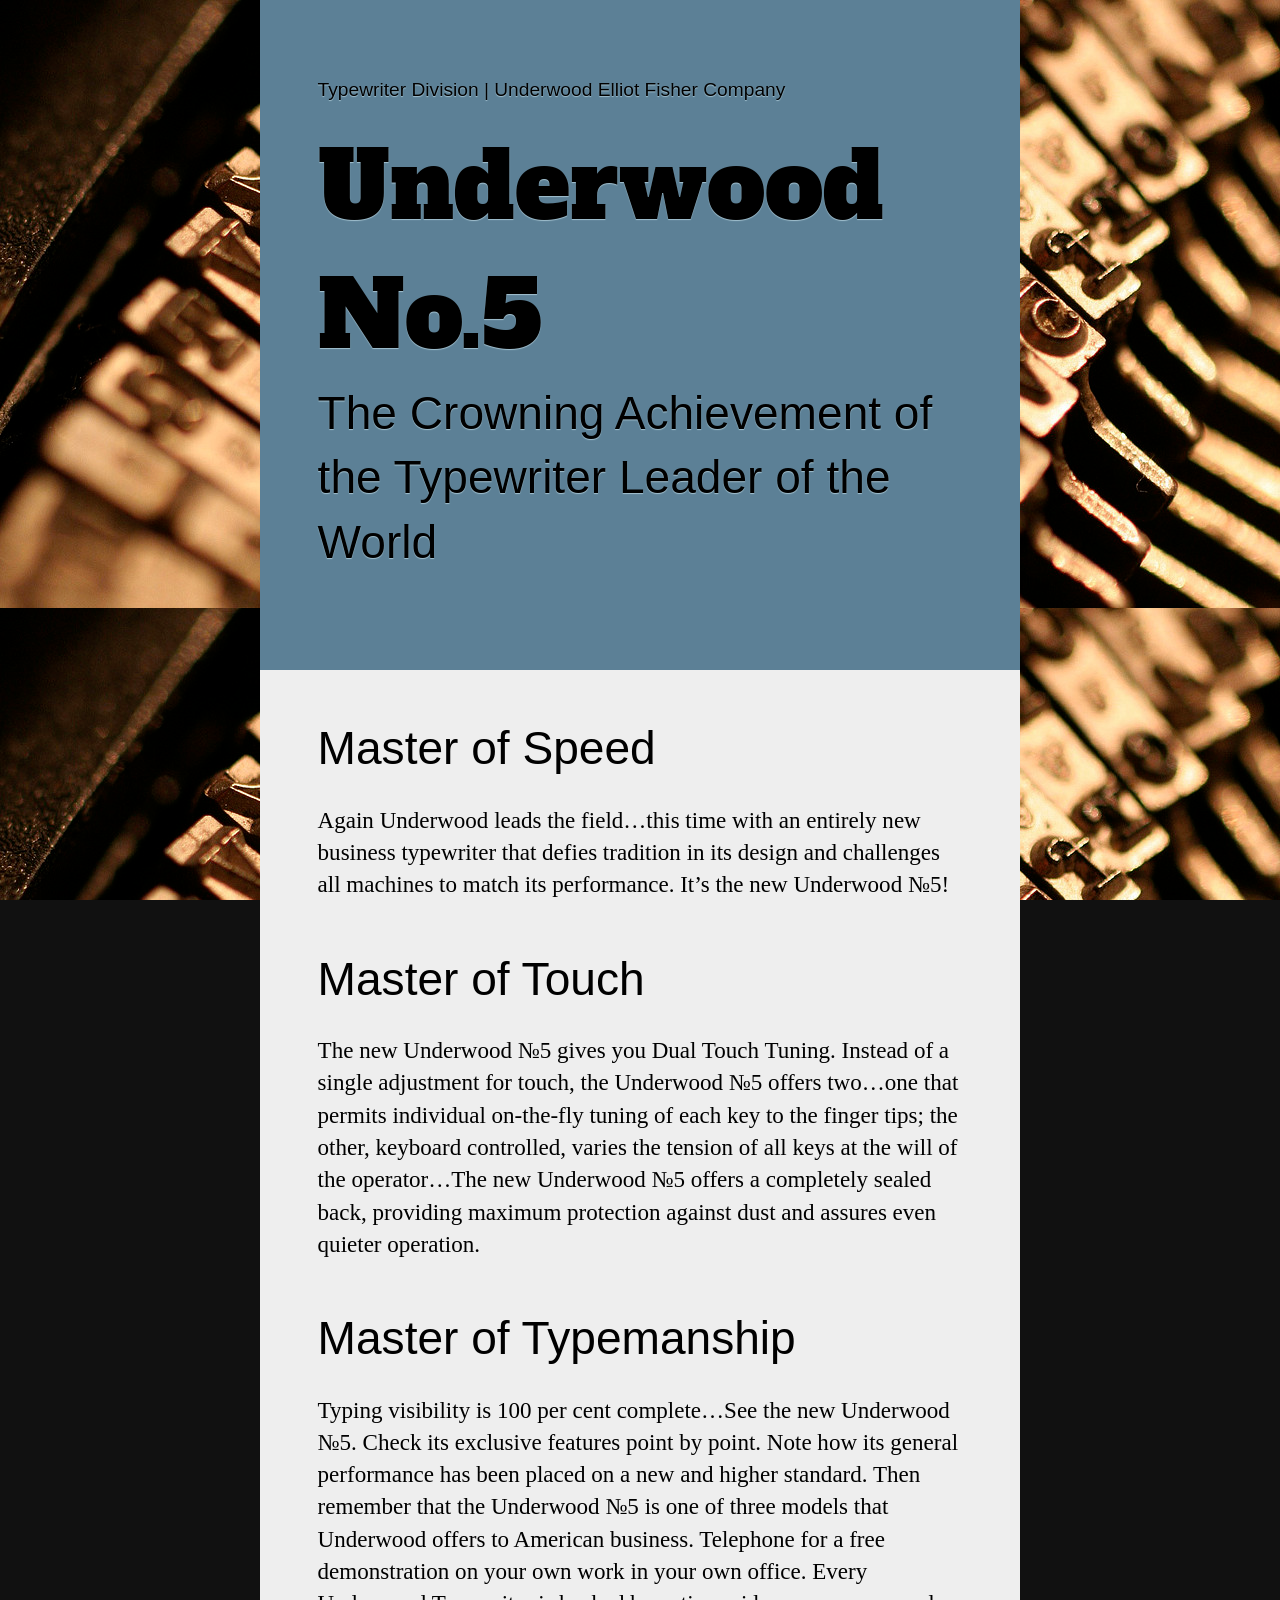
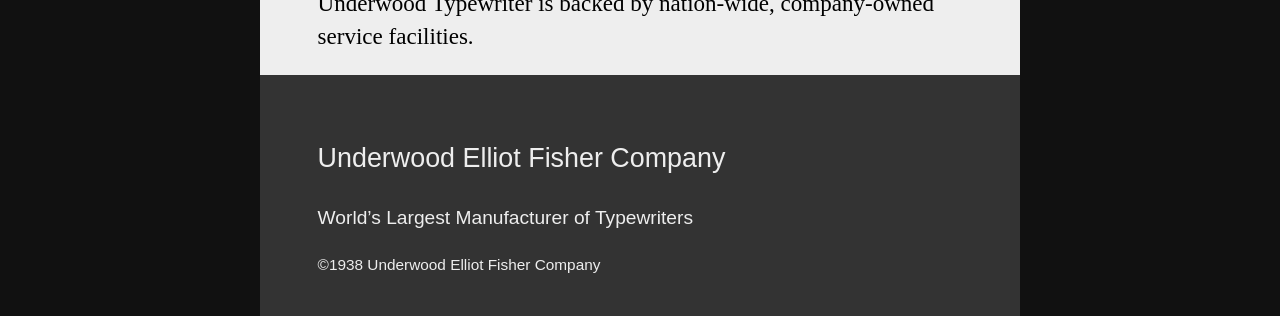
<file: lesson-2/index.html>
<!DOCTYPE html>
<html lang="en">
<head>
	<meta charset="utf-8" />
	<title>Underwood №5</title>
	<!-- STEP 1a: Add META viewport element for mobile rendering -->
	<meta name="viewport" content="width=device-width, initial-scale=1.0" />
	<!-- STEP 1b. Apply a normalize CSS stylesheet -->
	<link rel="preconnect" href="https://fonts.googleapis.com">
	<link rel="preconnect" href="https://fonts.gstatic.com" crossorigin>
	<link href="https://fonts.googleapis.com/css2?family=Alfa+Slab+One&display=swap" rel="stylesheet">
	<link href="css/normalize.css" rel="stylesheet" />
	<link href="css/main.css" rel="stylesheet" />
</head>

<body>
	<header>
		<p>Typewriter Division | Underwood Elliot Fisher Company</p>
		<h1>Underwood No.5</h1>
		<h2>The Crowning Achievement of the Typewriter Leader of the World</h2>
	</header>
	<main>
		<section>
			<h3>Master of Speed</h3>
			<p>Again Underwood leads the field…this time with an entirely new business typewriter that defies tradition in its design and challenges all machines to match its performance. It’s the new Underwood №5!</p>
		</section>
		<section>
			<h3>Master of Touch</h3>
			<p>The new Underwood №5 gives you Dual Touch Tuning. Instead of a single adjustment for touch, the Underwood №5 offers two…one that permits individual on-the-fly tuning of each key to the finger tips; the other, keyboard controlled, varies the tension of all keys at the will of the operator…The new Underwood №5 offers a completely sealed back, providing maximum protection against dust and assures even quieter operation.</p>
		</section>
		<section>
			<h3>Master of Typemanship</h3>
			<p>Typing visibility is 100 per cent complete…See the new Underwood №5. Check its exclusive features point by point. Note how its general performance has been placed on a new and higher standard. Then remember that the Underwood №5 is one of three models that Underwood offers to American business. Telephone for a free demonstration on your own work in your own office. Every Underwood Typewriter is backed by nation-wide, company-owned service facilities.</p>
		</section>
	</main>
	<footer>
		<h3>Underwood Elliot Fisher Company</h3>
		<p>World’s Largest Manufacturer of Typewriters</p>
		<small>©1938 Underwood Elliot Fisher Company</small>
	</footer>
</body>
</html>
</file>
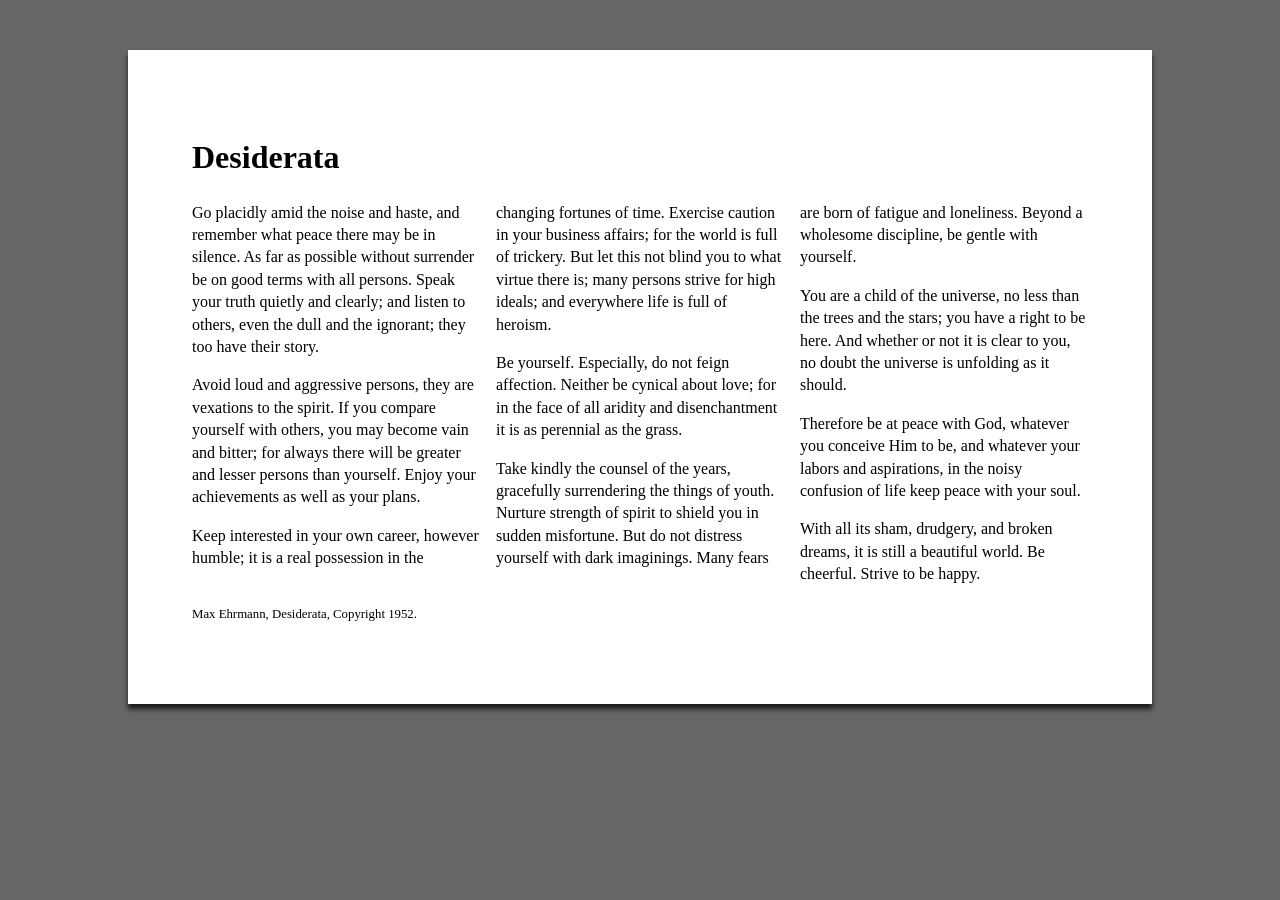
<file: lesson-3/index.html>
<!DOCTYPE html>
<html lang="en">
	<head>
		<meta charset="UTF-8" />
		<title>Desiderata - Max Ehrmann</title>
		<!-- STEP 1: Validate and repair HTML (http://validator.w3.org/) -->
		<!-- STEP 2: Address responsiveness with the meta viewport element -->
		<meta name="viewport" content="width=device-width, initial-scale=1.0" />
		<!-- STEP 3a: Apply Eric Meyer's CSS Reset (http://meyerweb.com/eric/tools/css/reset/) -->
		<!-- <link href="css/reset.css" rel="stylesheet" /> -->
		<!-- STEP 3b: Comment out STEP 2, then apply Nicolas Gallagher and Jonathan Neal's Normalize.CSS (http://necolas.github.io/normalize.css/) -->
		<link rel="stylesheet" href="css/normalize.css" />
    	<!-- <link href="https://cdn.jsdelivr.net/npm/bootstrap@5.3.8/dist/css/bootstrap.min.css" rel="stylesheet" integrity="sha384-sRIl4kxILFvY47J16cr9ZwB07vP4J8+LH7qKQnuqkuIAvNWLzeN8tE5YBujZqJLB" crossorigin="anonymous"> -->

		<!-- STEP 4a: Add the primary stylesheet -->
		<link rel="stylesheet" href="css/main.css" />
		<!-- STEP 4b: Validate the CSS and repair (https://jigsaw.w3.org/css-validator/) -->

		<!-- STEP 5: Inspect the HTML and CSS using a variety of browser dev tools from different vendors -->
	</head>
	<body>
		<div id="page">
			<header>
				<h1>Desiderata</h1>
			</header>		
			<main>
				<p>Go placidly amid the noise and haste, and remember what peace there may be in silence. As far as possible without surrender be on good terms with all persons. Speak your truth quietly and clearly; and listen to others, even the dull and the ignorant; they too have their story.</p>
				<p>Avoid loud and aggressive persons, they are vexations to the spirit. If you compare yourself with others, you may become vain and bitter; for always there will be greater and lesser persons than yourself. Enjoy your achievements as well as your plans.</p>
				<p>Keep interested in your own career, however humble; it is a real possession in the changing fortunes of time. Exercise caution in your business affairs; for the world is full of trickery. But let this not blind you to what virtue there is; many persons strive for high ideals; and everywhere life is full of heroism.</p>
				<p>Be yourself. Especially, do not feign affection. Neither be cynical about love; for in the face of all aridity and disenchantment it is as perennial as the grass.</p>
				<p>Take kindly the counsel of the years, gracefully surrendering the things of youth. Nurture strength of spirit to shield you in sudden misfortune. But do not distress yourself with dark imaginings. Many fears are born of fatigue and loneliness. Beyond a wholesome discipline, be gentle with yourself.</p>
				<p>You are a child of the universe, no less than the trees and the stars; you have a right to be here. And whether or not it is clear to you, no doubt the universe is unfolding as it should.</p>
				<p>Therefore be at peace with God, whatever you conceive Him to be, and whatever your labors and aspirations, in the noisy confusion of life keep peace with your soul.</p>
				<p>With all its sham, drudgery, and broken dreams, it is still a beautiful world. Be cheerful. Strive to be happy.</p>
			</main>
				
			<footer>
				<p><small>Max Ehrmann, Desiderata, Copyright 1952.</small></p>
			</footer>
		</div><!-- #page -->
	</body>
</html>
</file>
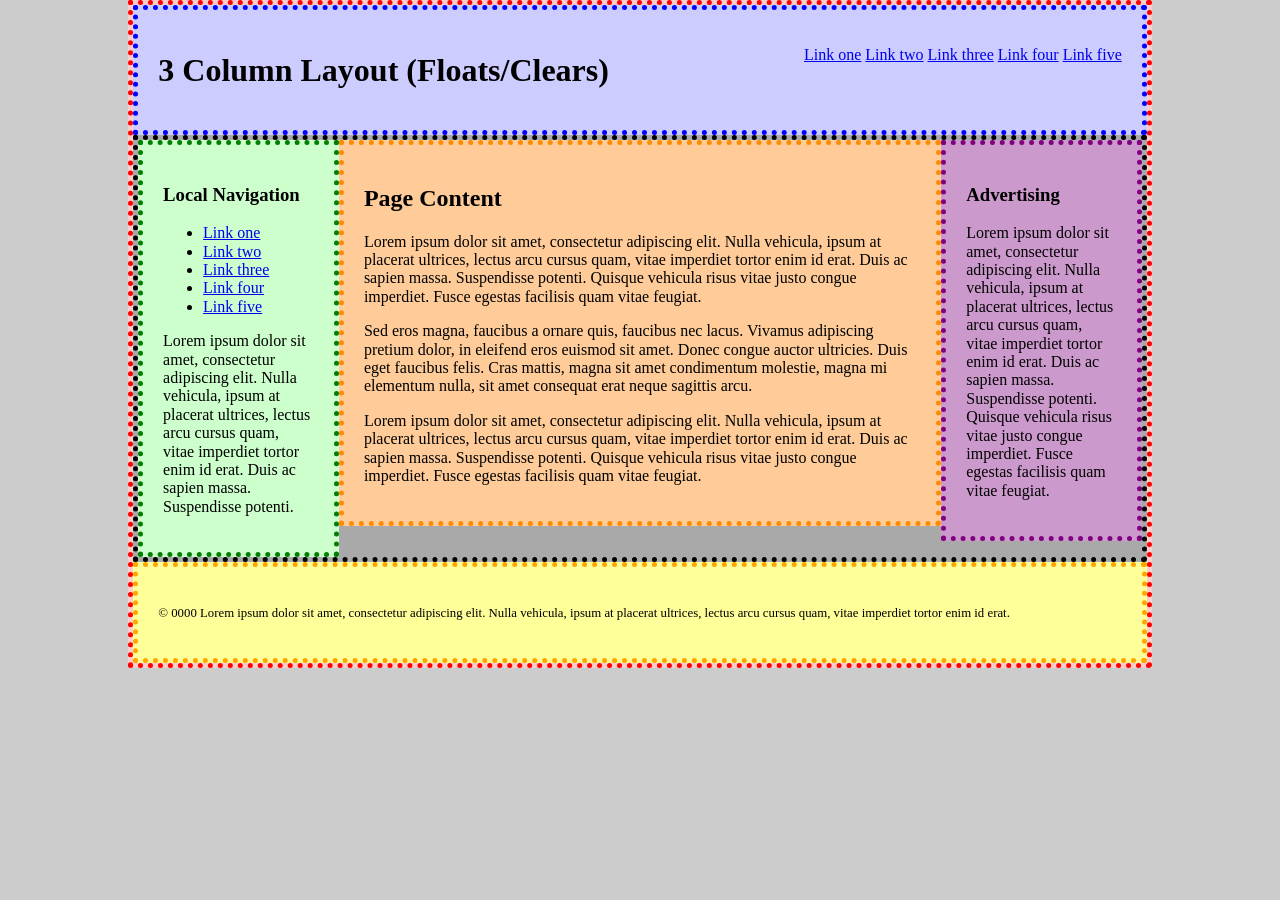
<file: lesson-4/index.html>
<!DOCTYPE html>
<html lang="en">
<head>
	<meta charset="utf-8" />
	<title>3 Column Layout - Floats/Clears</title>
	<meta name="viewport" content="device=device-width, initial-scale=1" />
	<!-- STEP 1a: Add normalize.css, then head to css/index.css for STEP 1b -->
	<link rel="stylesheet" href="css/normalize.css" />
	<link href="css/index.css" rel="stylesheet" />
</head>

<body>
	<div id="container">
		<header>
			<h1>3 Column Layout (Floats/Clears)</h1>
			<nav>
				<ul>
					<li><a href="#">Link one</a></li>
					<li><a href="#">Link two</a></li>
					<li><a href="#">Link three</a></li>
					<li><a href="#">Link four</a></li>
					<li><a href="#">Link five</a></li>
				</ul>
			</nav>
		</header>
		<main>
			<nav>
				<h3>Local Navigation</h3>
				<ul>
					<li><a href="#">Link one</a></li>
					<li><a href="#">Link two</a></li>
					<li><a href="#">Link three</a></li>
					<li><a href="#">Link four</a></li>
					<li><a href="#">Link five</a></li>
				</ul>
				<p>Lorem ipsum dolor sit amet, consectetur adipiscing elit. Nulla vehicula, ipsum at placerat ultrices, lectus arcu cursus quam, vitae imperdiet tortor enim id erat. Duis ac sapien massa. Suspendisse potenti.</p>
			</nav>
			<section>
				<h2>Page Content</h2>
				<p>Lorem ipsum dolor sit amet, consectetur adipiscing elit. Nulla vehicula, ipsum at placerat ultrices, lectus arcu cursus quam, vitae imperdiet tortor enim id erat. Duis ac sapien massa. Suspendisse potenti. Quisque vehicula risus vitae justo congue imperdiet. Fusce egestas facilisis quam vitae feugiat.</p>
				<p>Sed eros magna, faucibus a ornare quis, faucibus nec lacus. Vivamus adipiscing pretium dolor, in eleifend eros euismod sit amet. Donec congue auctor ultricies. Duis eget faucibus felis. Cras mattis, magna sit amet condimentum molestie, magna mi elementum nulla, sit amet consequat erat neque sagittis arcu.</p>
				<p>Lorem ipsum dolor sit amet, consectetur adipiscing elit. Nulla vehicula, ipsum at placerat ultrices, lectus arcu cursus quam, vitae imperdiet tortor enim id erat. Duis ac sapien massa. Suspendisse potenti. Quisque vehicula risus vitae justo congue imperdiet. Fusce egestas facilisis quam vitae feugiat.</p>
			</section>
			<aside>
				<h3>Advertising</h3>
				<p>Lorem ipsum dolor sit amet, consectetur adipiscing elit. Nulla vehicula, ipsum at placerat ultrices, lectus arcu cursus quam, vitae imperdiet tortor enim id erat. Duis ac sapien massa. Suspendisse potenti. Quisque vehicula risus vitae justo congue imperdiet. Fusce egestas facilisis quam vitae feugiat.</p>
			</aside>
		</main>
		<footer>
			<p><small>© 0000 Lorem ipsum dolor sit amet, consectetur adipiscing elit. Nulla vehicula, ipsum at placerat ultrices, lectus arcu cursus quam, vitae imperdiet tortor enim id erat.</small></p>
		</footer>
	</div><!-- #container -->
</body>
</html>
</file>
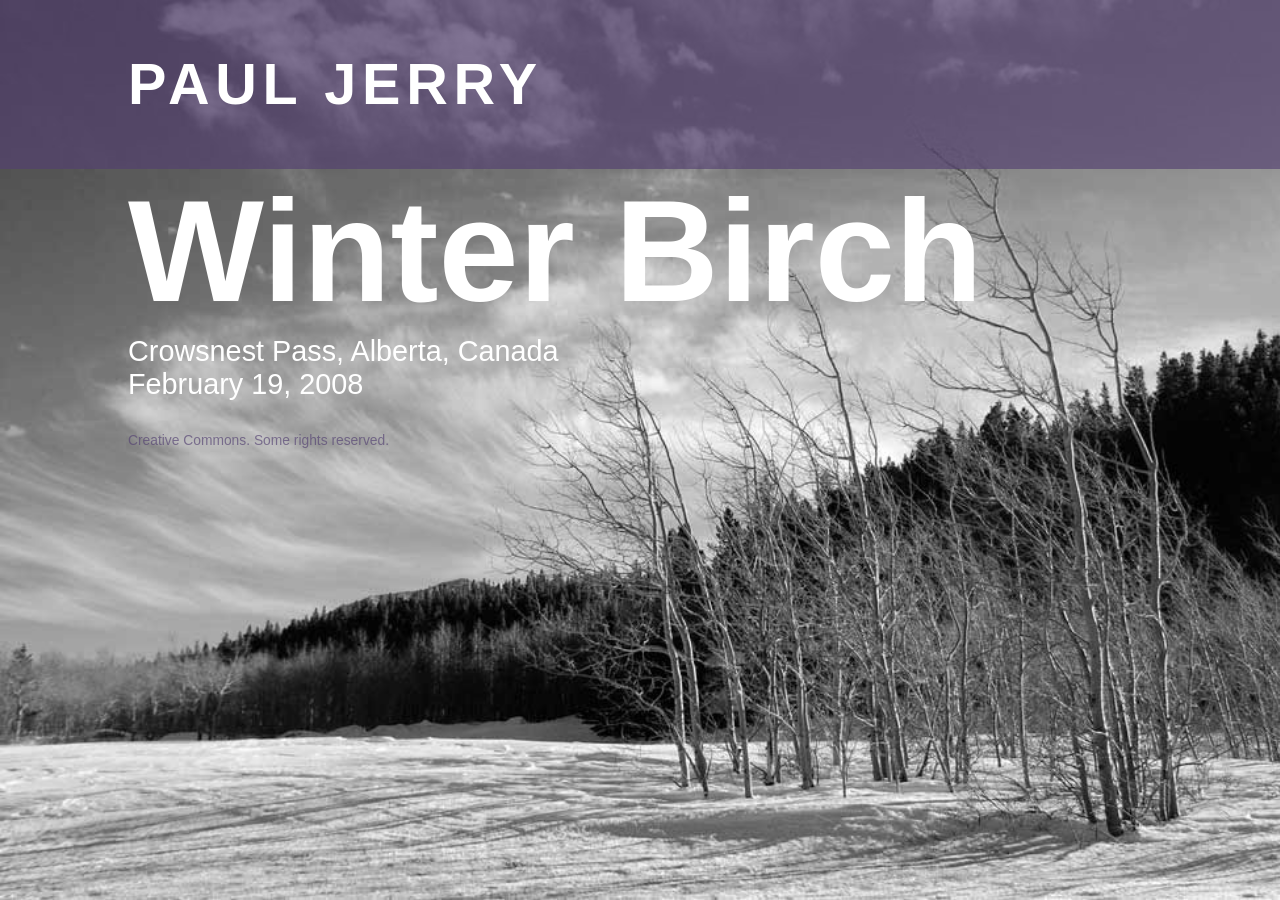
<file: lesson-5/index.html>
<!DOCTYPE html>
<html lang="en">
<head>
	<meta charset="utf-8" />
	<title>Winter Birch | Paul Jerry</title>
	<meta name="viewport" content="width=device-width, initial-scale=1" />
	<link href="css/normalize.css" rel="stylesheet" />
	<link href="css/colors.css" rel="stylesheet" />
</head>
<body>
	<header>
		<h1>Paul Jerry</h1>
	</header>
	<main>
		<h2>Winter Birch</h2>
		<p>Crowsnest Pass, Alberta, Canada <br><time datetime="2008-02-19">February 19, 2008</time></p>
	</main>
	<footer>
		<p><small>Creative Commons. Some rights reserved.</small></p>
	</footer>
</body>
</html>
</file>
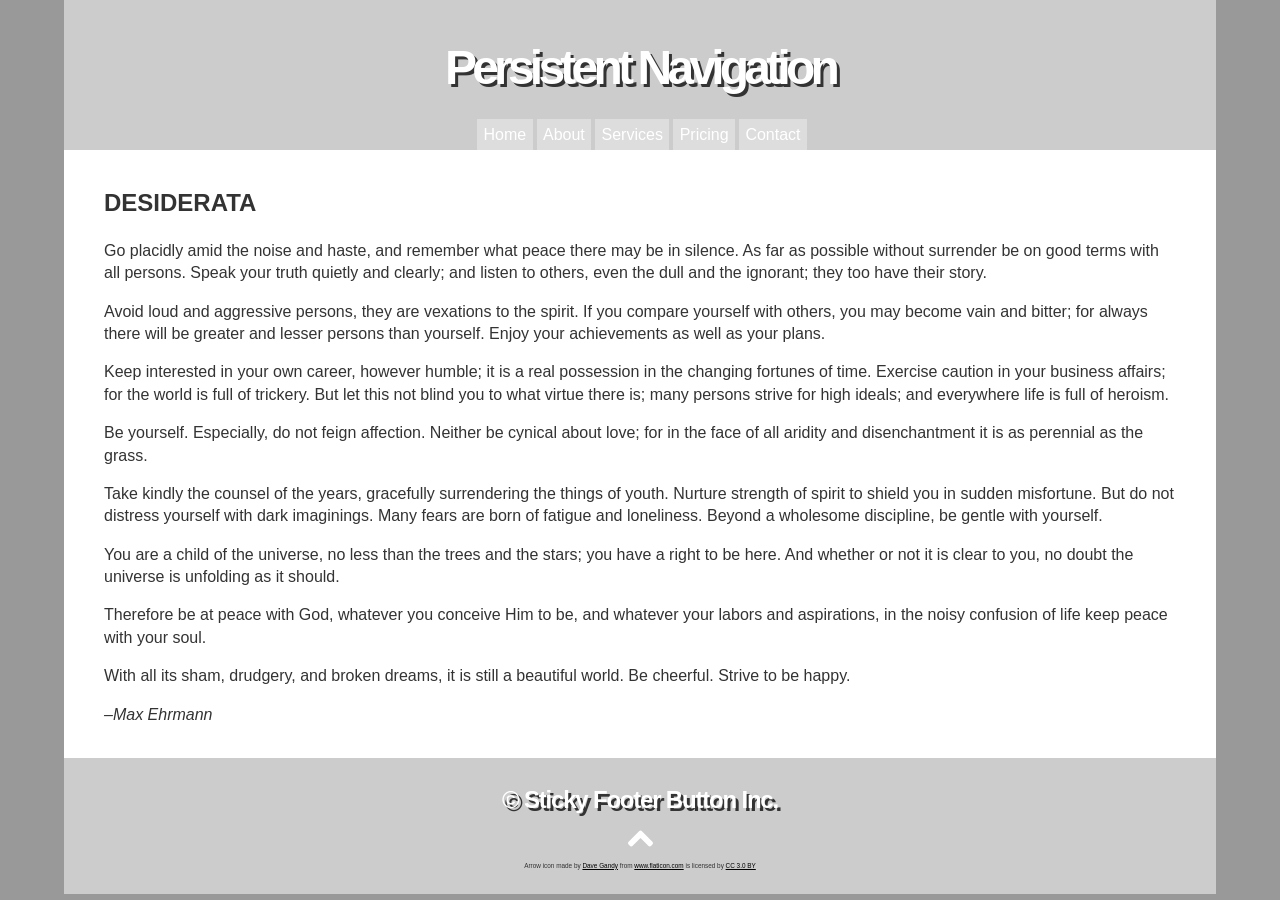
<file: lesson-9/index.html>
<!DOCTYPE html>
<html lang="en">
	<head>
		<meta charset="utf-8" />
		<title>Persistent Navigation</title>
		<meta name="viewport" content="width=device-width, initial-scale=1.0" />
		<link href="css/normalize.css" rel="stylesheet" />
		<!-- STEP 10: Extract all of the below CSS and put it into an external file, using the LINK element to attach it -->
		<!-- STEP 9b: Attach the custom JavaScript we built with a SCRIPT element - remember the 'defer' attribute -->
		<style>
			body{
				font-family: sans-serif;
				background: #999;
				min-width: 320px;
				color: #333;
			}
			#container {
				width: 90%;
				margin: 0 auto;
			}
			header {
				background: #ccc;
				padding-top: 1em;
			}
			header nav {
				overflow: hidden;
			}
			header nav ul {
				list-style-type: none;
				margin: 0;
				padding: 0;
				float: left;
				position: relative;
				left: 50%;
			}
			header nav ul li {
				float: left;
				position: relative;
				right: 50%;
				margin-left: 0.25em;
				background:#ddd;
			}
			header nav a {
				display: block;
				padding: 0.4em;
				color: #fff;
				text-decoration: none;
			}
			header nav a:hover {
				background: #fff;
				color: #000;
			}

			/* STEP 1a: Persistent navigation - manually add the class="floater" to the HEADER NAV and build out a fixed horizontal navigation bar */
			header nav.floater {
				position: fixed;
				top: 0;
				left: 0;
				width: 100%;
				background-color: rgb(0, 0, 0, 0.75);
			}
			header nav.floater li {
				background-color: transparent;
			}
			/* STEP 1b: Remove the class="floater" from the HTML */

			main {
				background: white;
				clear: both;
				line-height: 1.4;
				padding: 1em 0;
			}
			main p {
				margin-top: 0;
			}
			main blockquote {
			}

			header h1 {
				font-family: "Arial Black", Arial, sans-serif;
				font-size: 300%;
				margin: 0.5em;
				text-shadow: 3px 3px 0 #333;
				letter-spacing: -0.1em;
				text-align: center;
			}
			header h1 a {
				color: white;
				text-decoration: none;
			}
			blockquote h2 {
				text-transform: uppercase;
			}

			/* STEP 7a: Build out the styles for the pullquote, adding the class="pullquote2" to the SPAN element in the HTML to see how the styles look */

			/* STEP 7b: Add leading quotation marks and style them */

			/* STEP 7c: Remove the class"pullquote2" from the HTML */
			footer {
				background: #ccc;
				padding: 1em;
			}
			footer h3 {
				margin: 0;
				font-family: "Arial Black", Arial, sans-serif;
				font-size: 150%;
				margin: 0.5em;
				color: white;
				text-shadow: 3px 3px 0 #333;
				letter-spacing: -0.05em;
				text-align: center;
			}
			footer p {
				font-size: 50%;
				text-align: center;
			}
			footer a {
				color: black;
			}
			/* STEP 3a: Build out the sticky footer 'Back to top' button styles */
			
				/* STEP 3b: Now hide the button entirely, and we will make it visible later with JavaScript */
			

		</style>
	</head>
	<body>
		<div id="container">
			<header>
				<h1><a href="">Persistent Navigation</a></h1>
				<nav id="floatingbar">
					<ul>
						<li><a href="">Home</a></li>
						<li><a href="">About</a></li>
						<li><a href="">Services</a></li>
						<li><a href="">Pricing</a></li>
						<li><a href="">Contact</a></li>
					</ul>
				</nav>
			</header>
			<main>
				<blockquote>
					<h2>Desiderata</h2>

					<p>Go placidly amid the noise and haste, and remember what peace there may be in silence. As far as possible without surrender be on good terms with all persons. Speak your truth quietly and clearly; and listen to others, even the dull and the ignorant; they too have their story.</p>

					<p>Avoid loud and aggressive persons, they are vexations to the spirit. If you compare yourself with others, you may become vain and bitter; for always there will be greater and lesser persons than yourself. Enjoy your achievements as well as your plans.</p>

					<p><span class="pullquote">Keep interested in your own career, however humble; it is a real possession in the changing fortunes of time.</span> Exercise caution in your business affairs; for the world is full of trickery. But let this not blind you to what virtue there is; many persons strive for high ideals; and everywhere life is full of heroism.</p>

					<p>Be yourself. Especially, do not feign affection. Neither be cynical about love; for in the face of all aridity and disenchantment it is as perennial as the grass.</p>

					<p>Take kindly the counsel of the years, gracefully surrendering the things of youth. Nurture strength of spirit to shield you in sudden misfortune. But do not distress yourself with dark imaginings. Many fears are born of fatigue and loneliness. Beyond a wholesome discipline, be gentle with yourself.</p>

					<p>You are a child of the universe, no less than the trees and the stars; you have a right to be here. And whether or not it is clear to you, no doubt the universe is unfolding as it should.</p>

					<p>Therefore be at peace with God, whatever you conceive Him to be, and whatever your labors and aspirations, in the noisy confusion of life keep peace with your soul.</p>

					<p>With all its sham, drudgery, and broken dreams, it is still a beautiful world. Be cheerful. Strive to be happy.</p>

					<p><cite>&ndash;Max Ehrmann</cite></p>
			</main>
			<footer>
				<h3>© Sticky Footer Button Inc.</h3>
				<!-- STEP 6a: Build a simple 'back to top' anchor -->
				<p><a href="#" title="Back to top" class="top"><img src="images/arrows.svg" width="25" height="25" /></a></p>
				<p><small>Arrow icon made by <a href="http://www.flaticon.com/authors/dave-gandy" title="Dave Gandy">Dave Gandy</a> from <a href="http://www.flaticon.com" title="Flaticon">www.flaticon.com</a> is licensed by <a href="http://creativecommons.org/licenses/by/3.0/" title="Creative Commons BY 3.0" target="_blank">CC 3.0 BY</a></small></p>
			</footer>
		</div><!-- end #container -->
		<script>
		// STEP 2: Build out script to control visibility of persistent navigation based on the scrolling position
		// STEP 2a: Grab the #floatingbar as a var
		const nav = document.querySelector("#floatingbar");
		// STEP 2b: Determine how far down the top of the #floatingbar is from the top of the viewport and capture it with a variable called navTop
		let navTop = nav.offsetTop;
		console.log(navTop + "px");
		// STEP 4a: Get the 'Back to top' button from the DOM with a const topButton
		
		// STEP 8a: Assign any and all elements with the class="pullquote" to the const pullQuote
		
		// STEP 2c: Build an event listener for the scroll event (https://developer.mozilla.org/en-US/docs/Web/Events/scroll)
		window.addEventListener("scroll", function() {
			// console.log("Page scrolled!");
			// STEP 2d: Check if the scroll position is further down than the top of the navbar...
			if (window.pageYOffset > navTop) {
				// STEP 2e: Automatically add the class="floater" to enable the persistent navigation styles we built out in STEP 1
				nav.classList.add("floater");
				// STEP 4b: Set the sticky footer 'Back to top' button to display 'block' as the user has scrolled down the page somewhat
				
			} else {
				// STEP 2f: The user is pretty close to the top of the page, so remove the class="floater" and display the regular tab-based navigation
				nav.classList.remove("floater");
				// STEP 4c: The user doesn't need the 'Back to top' button - they are at the top of the page, so set it to display 'none'
					
			}
		});
			// STEP 6a: Attach event listener to 'Back to top' button that calls the scrollToTop function built in STEP 5
			
				// STEP 6b: Prevent the default action of the anchor
			

			// STEP 5a: Build out Scroll-To-Top function
			
				// STEP 5b: Use the scrollBy() method to scroll the browser back up to the top of the page (https://developer.mozilla.org/en-US/docs/Web/API/Window/scrollBy)
						

			// STEP 8b: Write a forEach loop to duplicate the pullquote text and insert it into the page
			
				// STEP 8c: Get the parent element
				
				// STEP 8d: Clone the element (https://developer.mozilla.org/en-US/docs/Web/API/Node/cloneNode)
				
				// STEP 8e: Add a special class to the cloned SPAN element
				
				// STEP 8f: Insert cloned element into the DOM
				
			
			// STEP 9a: Move this entire JavaScript into an external file and put it into the /js folder
			/* Animated scrolling of page to top function inspired by the great tutorial at https://dzone.com/articles/back-to-top-pure-javascript and the MDN page about scrollBy() at https://developer.mozilla.org/en-US/docs/Web/API/Window/scrollBy */
		</script>
	</body>
</html>
</file>
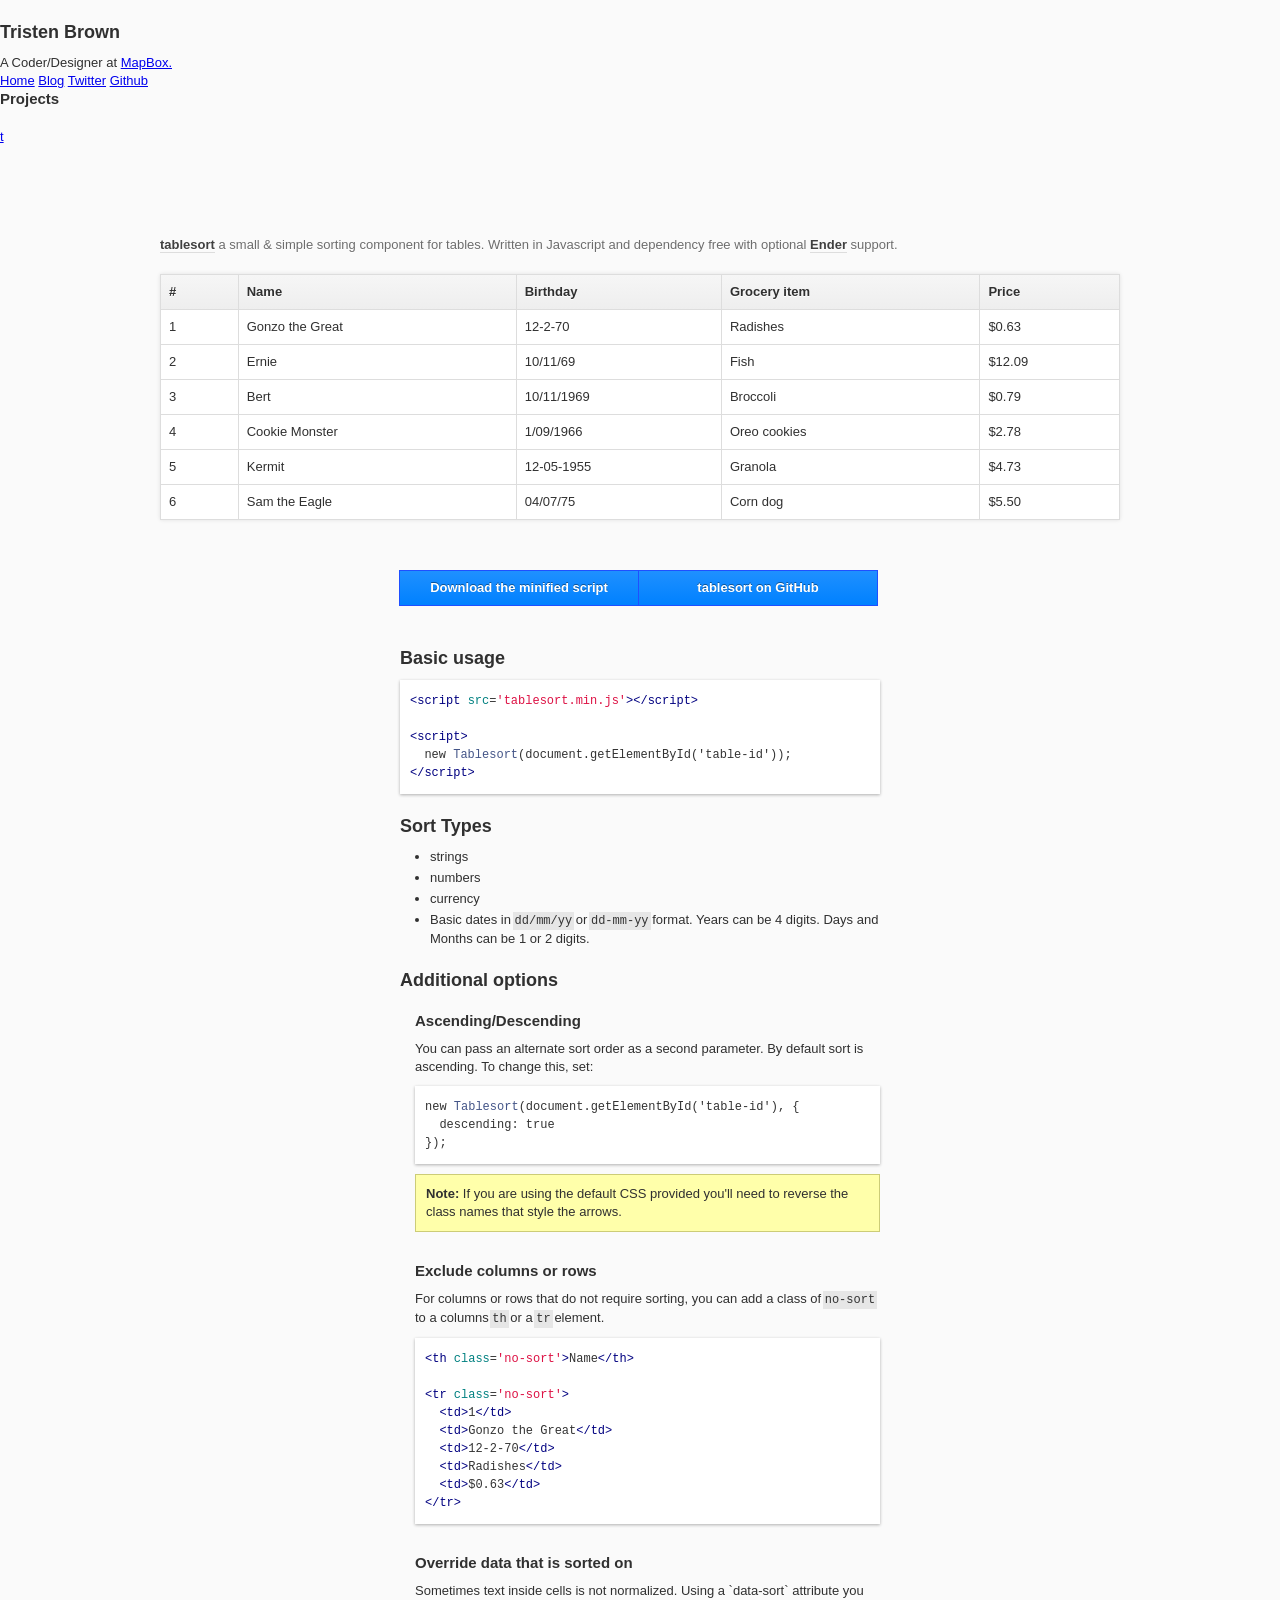
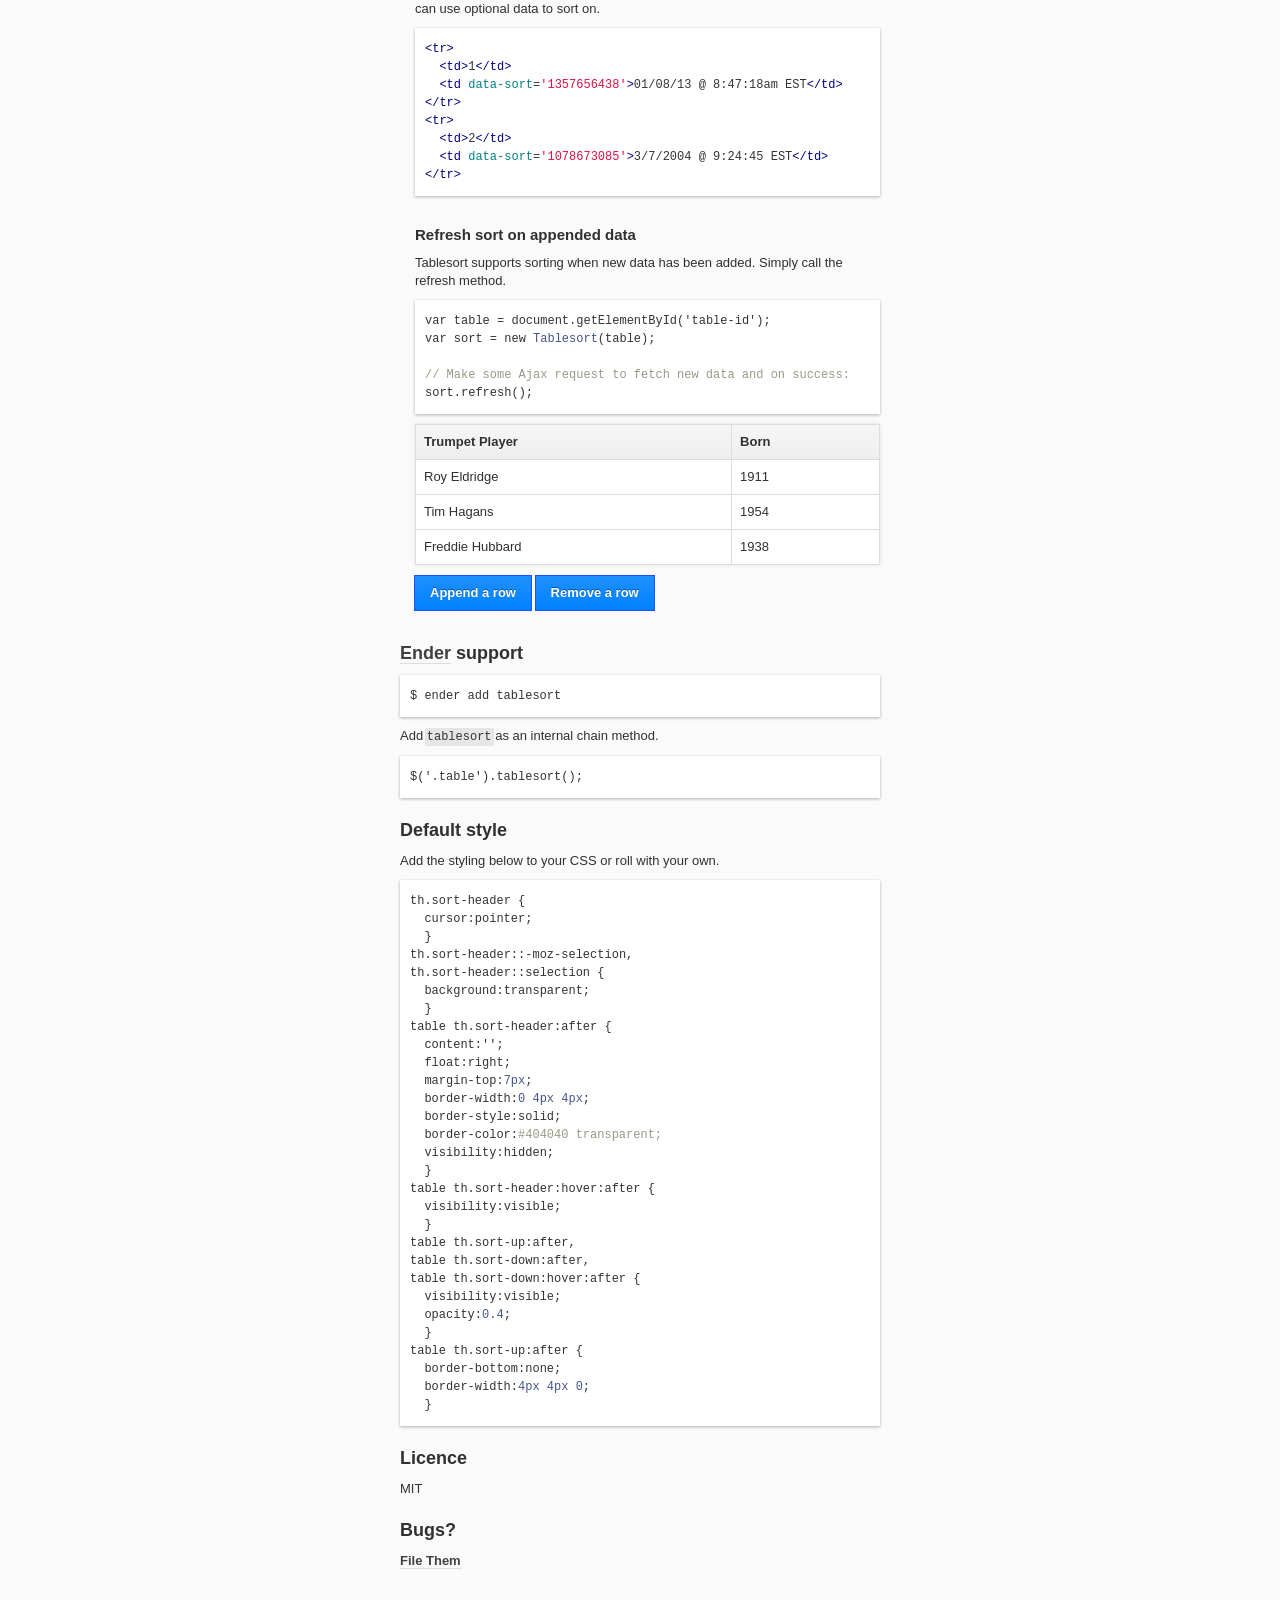
<file: lesson-12/js/tablesort/demo/index.html>
<!DOCTYPE html>
<html>
<head>
<meta charset=utf-8 />
<title>tablesort | tristen</title>
<link href='http://tristen.ca/global.css' rel='stylesheet'>
<link href='style.css' rel='stylesheet'>
</head>
<body onload='prettyPrint()'>

<div id='masthead'>
  <div class='limiter col12 clearfix'>
    <div class='col3'>
      <div class='inner'>
        <h2>Tristen Brown</h2>
        <p>A Coder/Designer at <a href='http://mapbox.com'>MapBox.</a></p>
        <a href='http://tristen.ca' class='icon home' title='Homepage'>Home</a>
        <a href='http://tristen.ca/blog' class='icon blog' title='Blog'>Blog</a>
        <a href='http://twitter.com/fallsemo' class='icon twitter' title='Twitter'>Twitter</a>
        <a href='http://github.com/tristen' class='icon github' title='GitHub'>Github</a>
      </div>
    </div>
    <div class='col col9'>
      <div class='inner'>
        <h3>Projects</h3>
        <ul id='tristen-projects'></ul>
      </div>
    </div>
    <a href='#' id='t-toggle'><span>t</span></a>
  </div>
</div>

<div class='page'>
  <div class='inner'>
    <div class='heading'>
      <h1><a href='http://github.com/tristen/tablesort'>tablesort</a><span class='description'> a small &amp; simple sorting component for tables. Written in Javascript and dependency free with optional <a href='http://ender.no.de'>Ender</a> support.</span></h1>
    </div>
    <table id='sort' class='sort'>
      <thead>
        <tr>
          <th>#</th>
          <th>Name</th>
          <th>Birthday</th>
          <th>Grocery item</th>
          <th>Price</th>
        </tr>
      </thead>
      <tbody>
        <tr>
          <td>1</td>
          <td>Gonzo the Great</td>
          <td>12-2-70</td>
          <td>Radishes</td>
          <td>$0.63</td>
        </tr>
        <tr>
          <td>2</td>
          <td>Ernie</td>
          <td>10/11/69</td>
          <td>Fish</td>
          <td>$12.09</td>
        </tr>
        <tr>
          <td>3</td>
          <td>Bert</td>
          <td>10/11/1969</td>
          <td>Broccoli</td>
          <td>$0.79</td>
        </tr>
        <tr>
          <td>4</td>
          <td>Cookie Monster</td>
          <td>1/09/1966</td>
          <td>Oreo cookies</td>
          <td>$2.78</td>
        </tr>
        <tr>
          <td>5</td>
          <td>Kermit</td>
          <td>12-05-1955</td>
          <td>Granola</td>
          <td>$4.73</td>
        </tr>
        <tr>
          <td>6</td>
          <td>Sam the Eagle</td>
          <td>04/07/75</td>
          <td>Corn dog</td>
          <td>$5.50</td>
        </tr>
      </tbody>
    </table>
    <div class='links clearfix'>
      <a class='button' href='https://raw.github.com/tristen/tablesort/gh-pages/tablesort.min.js'>Download the minified script</a>
      <a class='button' href='https://github.com/tristen/tablesort'>tablesort on GitHub</a>
    </div>

  </div>
  <div class='content'>
    <div class='inner'>
      <h2 id='usage'>Basic usage</h2>
  <pre class='prettyprint'>
&lt;script src='tablesort.min.js'&gt;&lt;/script&gt;

&lt;script&gt;
  new Tablesort(document.getElementById('table-id'));
&lt;/script&gt;</pre>

      <h2 id='types'>Sort Types</h2>
      <ul>
        <li>strings</li>
        <li>numbers</li>
        <li>currency </li>
        <li>Basic dates in <code>dd/mm/yy</code> or <code>dd-mm-yy</code> format. Years can be
        4 digits. Days and Months can be 1 or 2 digits.</li>
      </ul>

      <h2 id='options'>Additional options</h2>
      <div class='options'>
        <h3 id='direction'>Ascending/Descending</h3>
        <p>You can pass an alternate sort order as a second parameter. By default sort is ascending. To change this, set:</p>
  <pre class='prettyprint'>
new Tablesort(document.getElementById('table-id'), {
  descending: true
});</pre>
<p class='notice'><strong>Note:</strong> If you are using the default CSS provided you'll need to reverse the class names that style the arrows.</p>
        <h3 id='exclude'>Exclude columns or rows</h3>
        For columns or rows that do not require sorting, you can add a class of <code>no-sort</code> to a columns <code>th</code> or a <code>tr</code> element.
<pre class='prettyprint'>
&lt;th class='no-sort'&gt;Name&lt;/th&gt;

&lt;tr class='no-sort'&gt;
  &lt;td&gt;1&lt;/td&gt;
  &lt;td&gt;Gonzo the Great&lt;/td&gt;
  &lt;td&gt;12-2-70&lt;/td&gt;
  &lt;td&gt;Radishes&lt;/td&gt;
  &lt;td&gt;$0.63&lt;/td&gt;
&lt;/tr&gt;
</pre>


        <h3 id='data-sort'>Override data that is sorted on</h3>
        <p>Sometimes text inside cells is not normalized. Using a `data-sort` attribute you can use optional data to sort on.</p>
<pre class='prettyprint'>
&lt;tr>
  &lt;td&gt;1&lt;/td&gt;
  &lt;td data-sort='1357656438'&gt;01/08/13 @ 8:47:18am EST&lt;/td&gt;
&lt;/tr&gt;
&lt;tr&gt;
  &lt;td&gt;2&lt;/td&gt;
  &lt;td data-sort='1078673085'&gt;3/7/2004 @ 9:24:45 EST&lt;/td&gt;
&lt;/tr&gt;
</pre>

        <h3 id='refresh'>Refresh sort on appended data</h3>
        <p>Tablesort supports sorting when new data has been added. Simply call the refresh method.</p>
        <pre class='prettyprint'>
var table = document.getElementById('table-id');
var sort = new Tablesort(table);

// Make some Ajax request to fetch new data and on success:
sort.refresh();
</pre>
        <table id='refresh-table' class='sort'>
          <thead>
            <tr>
              <th>Trumpet Player</th>
              <th>Born</th>
            </tr>
          </thead>
          <tbody>
            <tr>
              <td>Roy Eldridge</td>
              <td>1911</td>
            </tr>
            <tr>
              <td>Tim Hagans</td>
              <td>1954</td>
            </tr>
            <tr>
              <td>Freddie Hubbard</td>
              <td>1938</td>
            </tr>
          </tbody>
        </table>
        <a href='#' id='add' class='button'>Append a row</a>
        <a href='#' id='remove' class='button'>Remove a row</a>
      </div>
      <h2><a href='http://ender.no.de'>Ender</a> support</h2>
<pre class='prettyprint'>$ ender add tablesort</pre>

<p>Add <code>tablesort</code> as an internal chain method.</p>
<pre class='prettyprint'>
$('.table').tablesort();
</pre>

      <h2 id='style'>Default style</h2>
      <p>Add the styling below to your CSS or roll with your own.</p>
  <pre class='prettyprint' style='font-weight:normal;'>
th.sort-header {
  cursor:pointer;
  }
th.sort-header::-moz-selection,
th.sort-header::selection {
  background:transparent;
  }
table th.sort-header:after {
  content:'';
  float:right;
  margin-top:7px;
  border-width:0 4px 4px;
  border-style:solid;
  border-color:#404040 transparent;
  visibility:hidden;
  }
table th.sort-header:hover:after {
  visibility:visible;
  }
table th.sort-up:after,
table th.sort-down:after,
table th.sort-down:hover:after {
  visibility:visible;
  opacity:0.4;
  }
table th.sort-up:after {
  border-bottom:none;
  border-width:4px 4px 0;
  }</pre>

    <h2 id='licence'>Licence</h2>
    <p>MIT</p>

    <h2 id='issues'>Bugs?</h2>
    <a href='https://github.com/tristen/tablesort/issues'>File Them</a>
    </div>
  </div>
</div>
<script src='http://tristen.ca/site.js'></script>
<script>
  var masthead = new Tristen();
  masthead.masthead();
</script>
<script src='prettify.js'></script>
<script src='../tablesort.min.js'></script>
<script>
  new Tablesort(document.getElementById('sort'));

  var trumpeters = [
    {
      "name": "Miles Davis",
      "born": 1926
    },
    {
      "name": "Dizzy Gillespie",
      "born": 1917
    },
    {
      "name": "Wynton Marsalis",
      "born": 1961
    },
    {
      "name": "Tom Harell",
      "born": 1946
    },
    {
      "name": "Roy Hargrove",
      "born": 1969
    },
    {
      "name": "Chet Baker",
      "born": 1929
    },
    {
      "name": "Nicholas Payton",
      "born": 1973
    },
    {
      "name": "Wallace Roney",
      "born": 1960
    },
    {
      "name": "Rex Stewart",
      "born": 1907
    },
    {
      "name": "Tim Hagans",
      "born": 1954
    },
    {
      "name": "Roy Eldridge",
      "born": 1911
    },
    {
      "name": "Freddie Hubbard",
      "born": 1938
    }
  ]
  var r = document.getElementById('refresh-table');
  var add = document.getElementById('add');
  var remove = document.getElementById('remove');
  var refresh = new Tablesort(r);

  function cancel(event) {
    (event.preventDefault) ? event.preventDefault() : event.returnValue = false;
    (event.stopPropagation) ? event.stopPropagation() : event.cancelBubble = true;
  }

addEvent(add, 'click', function(e) {
  cancel(e);
  var player = trumpeters[Math.floor(Math.random() * trumpeters.length)];

  var rowCount = r.rows.length;
  var row = r.insertRow(rowCount);

  var cellName = row.insertCell(0);
      cellName.innerHTML = player.name;

  var cellBorn = row.insertCell(1);
      cellBorn.innerHTML = player.born;

  refresh.refresh();
});
addEvent(remove, 'click', function(e) {
  cancel(e);
  var rowCount = r.rows.length;
  if (rowCount === 2) return;
  r.deleteRow(rowCount - 1);
});
</script>

<script>
var analytics=analytics||[];(function(){var e=["identify","track","trackLink","trackForm","trackClick","trackSubmit","page","pageview","ab","alias","ready","group"],t=function(e){return function(){analytics.push([e].concat(Array.prototype.slice.call(arguments,0)))}};for(var n=0;n<e.length;n++)analytics[e[n]]=t(e[n])})(),analytics.load=function(e){var t=document.createElement("script");t.type="text/javascript",t.async=!0,t.src=("https:"===document.location.protocol?"https://":"http://")+"d2dq2ahtl5zl1z.cloudfront.net/analytics.js/v1/"+e+"/analytics.min.js";var n=document.getElementsByTagName("script")[0];n.parentNode.insertBefore(t,n)};
analytics.load("ppyh4q5xb3");
</script>

</body>
</html>
</file>
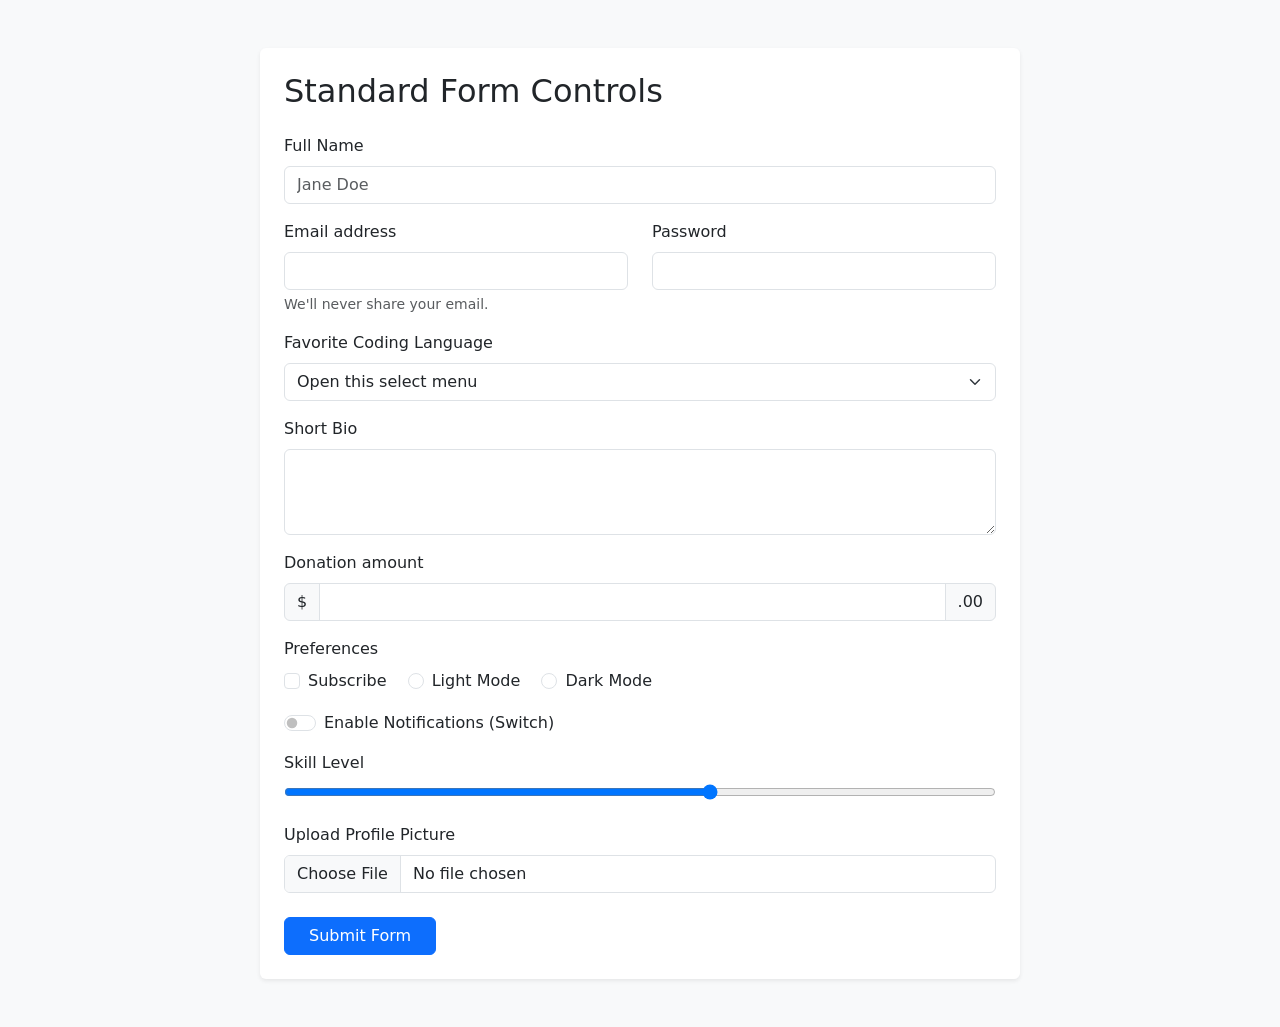
<file: lesson-11/form-grid.html>
<!DOCTYPE html>
<html lang="en">
<head>
    <meta charset="UTF-8" />
    <meta name="viewport" content="width=device-width, initial-scale=1.0" />
    <title>Lesson 11 | Bootstrap Form Controls</title>
	<!-- STEP 1: Attach the Boostrap CSS via CDN -->
    <link href="https://cdn.jsdelivr.net/npm/bootstrap@5.3.3/dist/css/bootstrap.min.css" rel="stylesheet" />
</head>
<!-- STEP 3: Style the BODY background -->
<body class="bg-light">
<!-- STEP 4: Add a page layout container with top and bottom margins -->
<div class="container my-5">
	<!-- STEP 5: Let's use the Bootstrap Grid Layout system - add a row -->
    <div class="row justify-content-center">
		<!-- STEP 6: Now add a column, full width for small screens, a bit narrowor for medium and bigger - plus some other visual refinements -->
        <div class="col-sm-12 col-md-8 bg-white p-4 shadow-sm rounded">
			<!-- STEP 7: Add an H2, with a bigger bottom margin class -->
            <h2 class="mb-4">Standard Form Controls</h2>
            <form>
                <!-- STEP 8: Construct a text INPUT for full name with appropriate classes -->
                <div class="mb-3">
                    <label for="exampleName" class="form-label">Full Name</label>
                    <input type="text" class="form-control" id="exampleName" placeholder="Jane Doe">
                </div>
				<!-- STEP 9: Build out a new row containing 2 columns -->
                <div class="row mb-3">
					<!-- STEP 10: Build an Input for email with LABEL -->
                    <div class="col-sm-12 col-md-6">
                        <label for="exampleEmail" class="form-label">Email address</label>
                        <input type="email" class="form-control" id="exampleEmail">
                        <div class="form-text">We'll never share your email.</div>
                    </div>
					<!-- STEP 11: Build an INPUT for password with LABEL -->
                    <div class="col-sm-12 col-md-6">
                        <label for="examplePassword" class="form-label">Password</label>
                        <input type="password" class="form-control" id="examplePassword">
                    </div>
                </div>
				<!-- STEP 12: Create a SELECT element with LABEL -->
                <div class="mb-3">
                    <label for="exampleSelect" class="form-label">Favorite Coding Language</label>
                    <select class="form-select" id="exampleSelect">
                        <option selected disabled>Open this select menu</option>
                        <option value="1">HTML/CSS</option>
                        <option value="2">JavaScript</option>
                        <option value="3">Python</option>
                    </select>
                </div>
				<!-- STEP 13: Create a TEXTAREA element with LABEL -->
                <div class="mb-3">
                    <label for="exampleBio" class="form-label">Short Bio</label>
                    <textarea class="form-control" id="exampleBio" rows="3"></textarea>
                </div>
				<!-- STEP 14: Build out an INPUT with add-ons for donation amount -->
				<label for="donation" class="form-label">Donation amount</label>
				<div class="input-group mb-3">
					<span class="input-group-text">$</span>
					<input type="number" class="form-control" id="donation" />
					<span class="input-group-text">.00</span>
				</div>
				<!-- STEP 15: Insert a DIV for a collection of input elements, with a LABEL -->
                <div class="mb-3">
                    <label class="form-label d-block">Preferences</label>
					<!-- STEP 16: Build a checkbox -->
                    <div class="form-check form-check-inline">
                        <input class="form-check-input" type="checkbox" id="check1" value="option1">
                        <label class="form-check-label" for="check1">Subscribe</label>
                    </div>
					<!-- STEP 17a: Build a radio button -->
                    <div class="form-check form-check-inline">
                        <input class="form-check-input" type="radio" name="radioGroup" id="radio1" value="option1">
                        <label class="form-check-label" for="radio1">Light Mode</label>
                    </div>
					<!-- STEP 17b: Add another radio button -->
                    <div class="form-check form-check-inline">
                        <input class="form-check-input" type="radio" name="radioGroup" id="radio2" value="option2">
                        <label class="form-check-label" for="radio2">Dark Mode</label>
                    </div>
                </div>
				<!-- STEP 18: Build a toggle switch button -->
                <div class="mb-3">
                    <div class="form-check form-switch">
                        <input class="form-check-input" type="checkbox" role="switch" id="flexSwitchCheckDefault">
                        <label class="form-check-label" for="flexSwitchCheckDefault">Enable Notifications (Switch)</label>
                    </div>
                </div>
				<!-- STEP 19: Assemble a range slider -->
                <div class="mb-3">
                    <label for="customRange" class="form-label">Skill Level</label>
                    <input type="range" class="form-control-range w-100" id="customRange" min="0" max="5">
                </div>
				<!-- STEP 20: Craft a file upload widget -->
                <div class="mb-4">
                    <label for="formFile" class="form-label">Upload Profile Picture</label>
                    <input class="form-control" type="file" id="formFile">
                </div>
				<!-- STEP 21: Complete the form with a submit BUTTON element -->
                <button type="submit" class="btn btn-primary px-4">Submit Form</button>
            </form>
        </div>
    </div>
</div>
<!-- STEP 3: Attach the Bootstrap JS libraries via CDN as well -->
<script src="https://cdn.jsdelivr.net/npm/bootstrap@5.3.3/dist/js/bootstrap.bundle.min.js"></script>
</body>
</html>
</file>
<file: lab-2/css/base.css>
/* Base styles for Lab 2
-------------------------------------------------- */
html {
	box-sizing: border-box;
}
*, *:before, *:after {
	box-sizing: inherit;
}
body {
	font-family: sans-serif;
	background-color: rgb(240,240,240);
}
header {
	padding: 1em;
}
main {
	display: flex;
	flex-direction: row;
	justify-content: space-around;
	flex-wrap: wrap;
}
main section {
	width: 20%;
	padding: 0.5em;
	background-color: rgb(255,255,255);
	box-shadow: 0px 7px 15px 5px rgba(0,0,0,0.1); 
}
main section h2 {
	margin: 0;
}
main section h3 {
	margin: 0;
	font-size: 75%;
}
main section div {
	margin-top: 0.5em;
	padding: 0.5em;
	color: rgb(255,255,255);
	background-color: grey;
	height: 3em;
}
footer {
	padding: 1em;
}
</file>
<file: lesson-1/css/styles.css>
@charset "UTF-8";

/* Named Selector
-------------------------------------------------- */
h2 {
    color: red;
    font-style: italic;
}

/* ID Selector
-------------------------------------------------- */
#project {
    color: olive;
}
/* Class Selector
-------------------------------------------------- */
.about {
    background-color: lightgrey;
}
/* Contextual/Descendent Selector
-------------------------------------------------- */
section p {
    color: darkorange;
}
.subproject p {
    color: darkblue;
}
/* Grouped Selector
-------------------------------------------------- */
h1,
h2, 
h3 {
    font-family: sans-serif;
}
/* Pseudoclass Selector
-------------------------------------------------- */
a:link {
    text-decoration: none;
    color: darkgreen;
    font-weight: bold;
}
a:visited {
    color: red;
}
a:focus {
    background-color: yellow;
}
a:hover {
    text-decoration: underline;
}
a:active {
    color: darkorange;
}
/* Structural Pseudo-Class Selector
-------------------------------------------------- */
li:nth-child(2n+5) {
    background-color: white;
}
li:nth-of-type(odd) {
    font-weight: bold;
}
article section:last-of-type {
    background: lightblue;
}
/* Sibling and Pseudoelement Selector
-------------------------------------------------- */
h1 + p::first-line {
    text-transform: uppercase;
}
</file>
<file: lesson-10/css/accordion.css>
@charset "utf-8";
@import url('https://fonts.googleapis.com/css2?family=Open+Sans:ital,wght@0,300..800;1,300..800&display=swap');

/* Box-sizing reset (https://css-tricks.com/inheriting-box-sizing-probably-slightly-better-best-practice/) */
:root {
	interpolate-size: allow-keywords;
}

html {
	box-sizing: border-box;
}
*, *:before, *:after {
	box-sizing: inherit;
}

html {
	font-family: "Open Sans", sans-serif;
}
#container {
	width: 80%;
	margin: 0 auto;
}
/* STEP 3a: Basic styling for the DETAILS element */
details {
	border: 5px solid grey;
	padding: 0 1rem;
	background-color: lightgrey;
}

/* Animate open and close of panel */
/* Thanks to the great article at https://css-tricks.com/using-styling-the-details-element/ */
::details-content {
  transition: 
  	height 0.25s ease,
	content-visibility 0.25s ease allow-discrete;
  height: 0;
  overflow: clip;
}

/* Browser supports interpolate-size */
@supports (interpolate-size: allow-keywords) {
  :root {
    interpolate-size: allow-keywords;
  }

  [open]::details-content {
    height: auto;
  }
}

/* STEP 3b: Adjacent sibling DETAILS elements don't need a top border */
details + details {
	border-top: none;
}
/* STEP 3c: Brighten up the currently open DETAILS panel (the browser adds the "open" attribute to the active element) */
details[open] {
	background-color: white;
}
/* STEP 4: Make the SUMMARY look a bit like a heading, and address affordance by turning the mouse cursor into a pointer to encourage user interaction */
summary {
	font-size: 1.25rem;
	font-weight: bold;
	padding: 1rem 0;
	cursor: pointer;
}
/* STEP 5a: Disable the default triangle toggle - it is fine, but we should learn how to customize this part of the widget */
summary::marker {
	content: none;
}
/* STEP 5b: Use the ::after pseudoelement with the SECTION to add a "+" character imploring user to "open" the panel */
summary::after {
	content: "+";
	float: right;
	font-size: 2rem;
	position: relative;
	top: -0.5rem;
}
/* STEP 5c: If the panel is open, then change it to a "-" character to allow user to close it again - proceed to accordion.js for the next step */
details[open] summary::after {
	content: "–";
}
/* STEP 10: Add rounded corners to the first and last DETAILS elements */
details:first-of-type {
	border-radius: 1rem 1rem 0 0;
}
details:last-of-type {
	border-radius: 0 0 1rem 1rem;
}

/* Thanks to Greg Gibson (https://css-tricks.com/two-issues-styling-the-details-element-and-how-to-solve-them/) and Chris Coyier (https://css-tricks.com/quick-reminder-that-details-summary-is-the-easiest-way-ever-to-make-an-accordion/) for some outstanding tips and tricks for styling <details> and <summary> */
</file>
<file: lesson-12/css/tables.css>
@charset "utf-8";

html {
    font: 120%/1.2 "Trebuchet MS", Arial, Helvetica, sans-serif;
}
/* STEP 7: Collapse borders */
table {
    border-collapse: collapse;
/* STEP 9a: Adjust placement of table caption */
    caption-side: top;
/* STEP 9b: Try different values for table-layout (https://developer.mozilla.org/en-US/docs/Web/CSS/table-layout) in conjunction with the width property. */
    width: 100%;
    table-layout: auto;
}
/* STEP 10b: Zebra striping for columns */
colgroup + colgroup col:nth-child(1) {
    background-color: rgb(100, 0, 0, 0.25);
}
colgroup + colgroup col:nth-child(2) {
    background-color: rgb(0, 100, 0, 0.25);
}
colgroup + colgroup col:nth-child(3) {
    background-color: rgb(0, 0, 100, 0.25);
}

/* STEP 8: Adjust padding for usability with TH and TD */
td, th {
    border: 1px solid #666;
    padding: 0.5em;
}
th {
    background: rgba(225,225,225,1);
}
/* STEP 6: Align table headings in the table body */
tbody th {
    text-align: right;
}
thead tr:first-child th:first-child {
    /* Hide top left cell - it's empty */

}
/* STEP 10a: Zebra striping for rows */
tbody tr:nth-child(even) {
    background-color: rgb(0, 0, 0, 0.25);
}
tfoot td {
    font-size: 60%;
}
caption {
    font-size: 150%;
}
/* STEP 10c: Have a look at the result in the browser, then head to js/tables.js for the next step */
</file>
<file: lesson-12/js/tablesort/css/tablesort.css>
@charset "UTF-8";
/* Tablesort specific styling ---------- */
/* http://tristen.ca/tablesort/demo/  -- */
th.sort-header {
  cursor:pointer;
  }
th.sort-header::-moz-selection,
th.sort-header::selection {
  background:transparent;
  }
table th.sort-header:after {
  content:'';
  float:right;
  margin-top:7px;
  border-width:0 4px 4px;
  border-style:solid;
  border-color:#333 transparent;
  opacity: 0.4;
  visibility:hidden;
  }
table th sort-header:hover {
	background-color: #eee;
}
table th.sort-header:hover:after {
  visibility:visible;
  }
table th.sort-up:after,
table th.sort-down:after,
table th.sort-down:hover:after {
  visibility:visible;
  opacity:1;
  }
table th.sort-up:after {
  border-bottom:none;
  border-width:4px 4px 0;
  }
</file>
<file: lesson-2/css/main.css>
@charset "UTF-8";



html {
	/* STEP 2: Set base font size */
	font-size: 120%;
	/* STEP 3: Set base line-height (leading) */
	line-height: 1.4;
	/* STEP 4: Set base font-family (font stack) */
	font-family: Calibri, Cochin, Georgia, Times, 'Times New Roman', serif;
	background: #111;
	/* STEP 10a: set the background image */
	background-image: url("../images/how-much.jpg");
	/* Image credit: How much? by el patojo CC https://www.flickr.com/photos/elpatojo/250157893 */
	/* STEP 10b: set the background attachment */
	background-attachment: fixed;
	/* STEP 10c: set the background image size to cover the viewport */
	/* background-size: cover; */
}
/* STEP 5: Set font sizes according to a typographic scale (h1-h6 and p) */
h1 {
	font-size: 4.8rem;
	/* STEP 7a: Set primary heading font - use "Alfa Slab One" from Google Fonts - place the appropriate @import at the top of this CSS file, then set the font-family to the same, with a fallback to "Rockwell" - then set font-weight to normal (we don't need to bold these fonts) */
	font-family: "Alfa Slab One", Impact, serif;
  	font-weight: 400;
  	font-style: normal;
	/* ...try editing the CSS in the browser dev tools to see the fallback if the Google Font fails to load */
}
h1 em {
	/* STEP 7e: The numero character/symbol is not heavy enough for the surrounding text, so we will set it with a heavy font, and eliminate the italics */
	
}
h2 {
	font-size: 3.6rem;
	/* STEP 7b: Set subheading font to 'Century Gothic', with a fallback to Futura for Mac, then lastly to sans-serif */
	font-family: "Century Gothic", Futura, sans-serif;
	font-weight: normal;
}
h3 {
	font-size: 2.4rem;
	/* STEP 7c: Set tertiary heading font to the same as above, then transform all h3 elements to UPPERCASE, with no bottom margin */
	font-family: "Century Gothic", Futura, sans-serif;
	font-weight: normal;
}
h4 {
	font-size: 2.1rem;
}
h5 {
	font-size: 1.8rem;
}
h6 {
	font-size: 1.4rem;	
}
p {
	font-size: 1rem;
}
/* STEP 7d: Set font for p in header to the same as the h2 and the h3 elements, using a descendant (contextual) selector */
header p {
	font-family: "Century Gothic", Futura, sans-serif;
	font-weight: normal;
}
/* STEP 9a: Reduce space between headings in page-level header H1 */
header h1 {
	margin: 0;
}
/* STEP 8: Bump down subhead font size at top of article */
header h2 {
	font-size: 2.4rem;
	/* STEP 9b: Reduce space between headings in page-level header H2 */
	margin-top: 0;
}
/* STEP 9c: Move h3 and p closer together in article sections */
section h3 {
	margin-bottom: 0;
	/* STEP 13: Visual hierarchy needs improvement - reduce font size */
	
}
section p {
	
	/* STEP 12a: Measure is 85+ - too long - bump up the font size */
	font-size: 1.2rem;
	/* STEP 12b: Play with the leading (line-height) - raise to 1.8, then reduce to 1.2 - discuss typographic color and vertical rhythm */
	line-height: 1.4;
	/* STEP 14a: Justification with text-align - left, right, center, justify */
	text-align: left;
	/* STEP 14b: Hyphenation - change BODY width to 50% down below, then resize the window width in your browser to see the effect */
	hyphens: auto;
	/* STEP 16a: Play with some non-standard CSS properties like text-rendering - this can enable things like ligatures - look at the combination of letters f and i */
	text-rendering: optimizeLegibility;
	/* STEP 16b: Change the font to Calibri, then watch the 'fi' and 'fl' combination render as a ligature - for some reason, 'ff' does not for this font */
	
	/* https://developer.mozilla.org/en-US/docs/Web/CSS/text-rendering */
}
/* STEP 6: Basic layout - auto-centred single-column fixed width */
body {
	min-width: 420px;
	max-width: 760px;
	/* width: 50%; */
	margin: 0 auto;
	/* STEP 14c: Change width of BODY to see how hyphenation works - then comment out */
	
	
	background: #eee;
}
header {
	background: #5C8096;
	/* STEP 11a: Add whitespace - very important */
	padding: 3rem;
	/* STEP 15: Inset text effect with text shadow */
	text-shadow: 0 1px 1px #A2C0CF;
}
section {
	/* STEP 11b: Add more whitespace */
	padding: 0 3rem;
}
footer {
	background: #333;
	color: #eee;
	/* STEP 11c. Add even more whitespace */
	padding: 2rem 3rem;
}
footer h3 {
	font-size: 1.4em;
}
footer p, footer small {
	font-family: "Century Gothic", Futura, sans-serif;
}
</file>
<file: lesson-3/css/main.css>
body {
  background-color: #666;
  line-height: 1.4;
}

#page {
  width: 70%;
  background-color: white;
  margin: 50px auto;
  padding: 5%;
  box-shadow: 0 5px 5px 0 rgba(0, 0, 0, 0.75);
}

/* Multi-column layout
-------------------------------------------------- */
main {
  column-count: 3;
}

main p:first-child {
  margin-top: 0;
}
</file>
<file: lesson-4/css/index.css>
@charset "utf-8";

/* STEP 1b: Change the box-model rendering default from content-box to border-box */
html {
	box-sizing: border-box;
}
*, *::before, *::after {
	box-sizing: inherit;
}

body {
	background: #CCC;
}

#container {
	border: 5px dotted red;
	background: #FCC;
	/* STEP 2: set width of #container to 80% of body */
	width: 80%;
	/* STEP 3: center the entire layout with auto left and right margins */
	margin: 0 auto;
}
header {
	border: 5px dotted blue;
	background: #CCF;
	/* STEP 8c: Set the header to float: left; to restore the height to auto to contain the children */
	display: flow-root;
	/* STEP 8d: Now set the width to 100% to push the <footer> content back down where it belongs (wow)! */
	
}
header h1 {
	/* STEP 8a: Opposing floats - float the h1 to the left */
	float: left;
}
header nav {
	/* STEP 8b: Float the nav element to the right - notice how the parent element is now height: 0; just like the <main> element - what a mess! */
	float: right;
}
header nav ul {
	list-style-type: none;
	padding: 0;
}
header nav ul li {
	display: inline;
}
main {
	border: 5px dotted black;
	background: darkgray;
	/* STEP 7c: "Set a float to clear a float" - Set the main element to float: left; and see how it now encapsulates its children with height: auto; - this helps clear the footer properly */
	/* NOTE - the flow-root property is new and it addresses the "set a float to clear a float layout problem" */
	display: flow-root;
	/* float: left; */
}
main nav {
	border: 5px dotted green;
	background: #CFC;
	/* STEP 4a: set the width of the first sidebar to 20% */
	width: 20%;
	/* STEP 4b: float the column to the left */
	float: left;
}
main section {
	border: 5px dotted darkorange;
	background: #FC9;
	/* STEP 5a: set the width of the main (centre) column to 60% */
	width: 60%;
	/* STEP 5b: float the column to the left */
	float: left;
}
main aside {
	border: 5px dotted purple;
	background: #C9C;
	/* STEP 6a: set the width of the second sidebar to 20% */
	width: 20%;
	/* STEP 6b: float the column to the left */
	float: left;
}
footer {
	border: 5px dotted orange;
	background: #FF9;
	/* STEP 7a: clear the footer (left | right | both) */
	clear: both;
	/* STEP 7b: Notice that the <main> element has collapsed - this is because all its children are floated - now comment out the above clear property and refresh the browser tab */
}
header,
main > nav,
main > section,
main > aside,
footer {
	/* STEP 9: add some padding to the main layout containers to give the text some room to breathe - then head over to flexbox.html to see how to do this an easier way */
	padding: 2%;
}
</file>
<file: lesson-5/css/colors.css>
@charset "utf-8";
html {
	box-sizing: border-box;
}
	*, *::before, *::after {
	box-sizing: inherit;
}
html {
	background: lightgrey url("../images/winter-birch.jpg") no-repeat top left;
	background-size: cover;	
	background-attachment: fixed;
	height: 100%;
	font-family: "Century Gothic", Futura, Helvetica, Arial, sans-serif;
	font-size: 180%;
}
body {
	min-height: 100%;
	color: white;	
}
header {
	/* STEP 1a: Go to https://developer.mozilla.org/en-US/docs/Web/CSS/CSS_Colors/Color_picker_tool */
	/* STEP 1b: Select a HUE using the Hue Slider */
	/* STEP 1c: De-Saturate the colour a bit, reduce the Lightness, and make the colour slightly transparent by adjusting the Alpha. */
	/* STEP 1d: Copy the resulting RGBa value and replace the background-color below */
	background-color: #534071a6;
	padding: 1% 10%;
	/* opacity: 0.5; */
}
header h1 {
	text-transform: uppercase;
	letter-spacing: 0.1em;
	color: white;
	/* STEP 3: Soften the <h1> element text using the opacity property */
	opacity: 1;
}
main {
	padding: 0 10%;
}
main h2 {
	/* STEP 2: Set the <h2> inside the <main> to the same transparent purple, but use the HSLa colour syntax, instead */
	/* color: rgba(83, 65, 114, 0.651); */
	color: rgb(89, 113, 65 / 0.651);
	/* color: lch(31 30.57 302.88 / 0.65); */
	
	font-size: 500%;
	margin: 0;	
	/* color: white; */
}
@media (color-gamut: rec2020) {
	main h2 {
		color: lab(31 16.6 -25.67 / 0.65);
	}
}
main p {
	margin-top: 0;
}
footer {
	padding: 0 10%;
}
footer p {
	font-size: 60%;
	/* STEP 4: Set the <footer> element text to the same purple as in step 1 and 2, using a combination of hexadecimal color syntax and opacity. */
	color: white;
	color: hwb(262.02deg 25.32% 55.48% / 65%);
}

/* STEP 5: Adjust the HUE of the background-color of the <header>, the colour of the <h2>, and the colour of the <footer> text to a different value - note that this is more difficult with HEX and RGB colour notation */

/* STEP 6: Convert the footer p element to CIELAB color space using a conversion utility like http://colormine.org/convert/rgb-to-lab */
</file>
<file: lesson-12/js/tablesort/demo/style.css>
/* ------------------------------------------
  Reset ♥
  http://meyerweb.com/eric/tools/css/reset/
  v2.0 | 20110126
  License: none (public domain)
---------------------------------------------*/
html, body, div, span, applet, object, iframe,
h1, h2, h3, h4, h5, h6, p, blockquote, pre,
a, abbr, acronym, address, big, cite, code,
del, dfn, em, img, ins, kbd, q, s, samp,
small, strike, strong, sub, sup, tt, var,
b, u, i, center,
dl, dt, dd, ol, ul, li,
fieldset, form, label, legend,
table, caption, tbody, tfoot, thead, tr, th, td,
article, aside, canvas, details, embed,
figure, figcaption, footer, header, hgroup,
menu, nav, output, ruby, section, summary,
time, mark, audio, video {
  margin: 0;
  padding: 0;
  border: 0;
  font-size: 100%;
  font: inherit;
  vertical-align: baseline;
  }
/* HTML5 display-role reset for older browsers */
article, aside, details, figcaption, figure,
footer, header, hgroup, menu, nav, section {
  display: block;
  }
body { line-height: 1; }
ol, ul { list-style: none;  }
blockquote, q { quotes: none; }
blockquote:before, blockquote:after,
q:before, q:after { content: ''; content: none; }
/* tables still need 'cellspacing="0"' in the markup */
table { border-collapse: collapse; border-spacing: 0; }
/* remember to define focus styles. Hee Haw */
:focus { outline: 0; }
body {
  margin:0;
  font-family:'Helvetica Neue', Helvetica, Arial, sans-serif;
  font-size:13px;
  line-height:18px;
  color:#303030;
  background-color:#fafafa;
  -webkit-font-smoothing:antialiased;
  }
h1,h2,h3,h4,h5 {
  font-weight:bold;
  display:block;
  margin:0 0 10px;
  }
h1 {
  font-size:13px;
  margin:0 0 20px;
  display:block;
  font-weight:normal;
  text-shadow:0 1px 0 #fff;
  }
h1 span.description {
  color:#6d6d6d;
  }
h2 { font-size:18px; line-height:24px; margin:20px 0 10px;}
h3 { font-size:15px; }
ul { margin:0 0 20px; }
li {
  margin-left:30px;
  margin-bottom:3px;
  }
ul li { list-style:disc; }
ol li { list-style:decimal; }

strong {
  font-weight:bold;
  }
.notice {
  background:#ffa;
  border:1px solid #cc7;
  display:block;
  padding:10px;
  margin-bottom:10px;
  }

.content {
  margin-top:40px;
  padding:0 0 60px;
  }
.page a {
  color:#404040;
  font-weight:bold;
  text-decoration:none;
  border-bottom:1px solid #ddd;
  }
  .page a:hover {
    border-color:#d0d0d0;
    }
table {
  background:#fff;
  max-width:100%;
  border-spacing:0;
  width:100%;
  margin:10px 0;
  border:1px solid #ddd;
  border-collapse:separate;
  *border-collapse:collapsed;
  -webkit-box-shadow:0 0 4px rgba(0,0,0,0.10);
     -moz-box-shadow:0 0 4px rgba(0,0,0,0.10);
          box-shadow:0 0 4px rgba(0,0,0,0.10);
  }
  table th,
  table td {
    padding:8px;
    line-height:18px;
    text-align:left;
    border-top:1px solid #ddd;
    }
  table th {
    background:#eee;
    background:-webkit-gradient(linear, left top, left bottom, from(#f6f6f6), to(#eee));
    background:-moz-linear-gradient(top, #f6f6f6, #eee);
    text-shadow:0 1px 0 #fff;
    font-weight:bold;
    vertical-align:bottom;
    }
  table td {
    vertical-align:top;
    }
  table thead:first-child tr th,
  table thead:first-child tr td {
    border-top:0;
    }
  table tbody + tbody {
    border-top:2px solid #ddd;
    }
  table th + th,
  table td + td,
  table th + td,
  table td + th {
    border-left:1px solid #ddd;
    }
  table thead:first-child tr:first-child th,
  table tbody:first-child tr:first-child th,
  table tbody:first-child tr:first-child td {
    border-top:0;
    }

/*tablesort specific styling*/
th.sort-header {
  cursor:pointer;
  }
th.sort-header::-moz-selection,
th.sort-header::selection {
  background:transparent;
  }
table th.sort-header:after {
  content:'';
  float:right;
  margin-top:7px;
  border-width:0 4px 4px;
  border-style:solid;
  border-color:#404040 transparent;
  visibility:hidden;
  }
table th.sort-header:hover:after {
  visibility:visible;
  }
table th.sort-up:after,
table th.sort-down:after,
table th.sort-down:hover:after {
  visibility:visible;
  opacity:0.4;
  }
table th.sort-up:after {
  border-bottom:none;
  border-width:4px 4px 0;
  }

.page .inner {
  width:960px;
  margin:0 auto;
  padding:0 40px;
  }
  .content .inner {
    width:480px;
    }
.heading {
  margin-top:90px;
  }

.links {
  width:480px;
  margin:50px auto 0;
  }
  .links a {
    width:50%;
    float:left;
    }
.page .button {
  background:#1F90FF;
  background:-webkit-gradient(linear, left top, left bottom, from(#1F90FF), to(#0081ff));
  background:-moz-linear-gradient(top, #1F90FF, #0081ff);
  border:1px solid #1f4fff;
  height:36px;
  line-height:34px;
  color:#fff;
  text-shadow:0 -1px 0 rgba(0, 0, 0, 0.4);
  display:inline-block;
  margin-left:-1px;
  text-align:center;
  padding:0 15px;
  -webkit-transition:box-shadow 150ms linear;
     -moz-transition:box-shadow 150ms linear;
       -o-transition:box-shadow 150ms linear;
          transition:box-shadow 150ms linear;
  -moz-box-sizing:border-box;
       box-sizing:border-box;
  }
  .page .button:hover {
    -webkit-box-shadow:0 1px 5px rgba(0,0,0,0.25);
            box-shadow:0 1px 5px rgba(0,0,0,0.25);
    border:1px solid #1f4fff;
    }
  .page .button:focus,
  .page .button:active {
    background:#0081ff;
    -webkit-box-shadow:inset 0 1px 5px rgba(0,0,0,0.25);
            box-shadow:inset 0 1px 5px rgba(0,0,0,0.25);
    }

.options {
  margin:10px 0 30px 15px;
  }
  .options h3 {
    display:block;
    padding-top:10px;
    margin-top:20px;
    }
  .options h3:first-child {
    border:none;
    margin-top:0;
    }

pre,
code {
  font-family:Consolas, Menlo, 'Liberation Mono', Courier, monospace;
  word-wrap:break-word;
  color:#333;
  }
pre {
  font-size:13px;
  line-height:1.25em;
  background:#fff;
  padding:10px 15px;
  margin:10px 0;
  overflow: auto;
  -webkit-box-shadow:0 1px 3px rgba(0, 0, 0, 0.30);
          box-shadow:0 1px 3px rgba(0, 0, 0, 0.30);
  }
code {
  font-size:12px;
  border:0;
  padding:0;
  background:#e6e6e6;
  background:rgba(0,0,0,0.08);
  box-shadow:0 0 0 2px rgba(0,0,0,0.08);
  }
pre code {
  font-size:13px;
  line-height:1.25em;
  background:transparent;
  box-shadow:none;
  border:none;
  padding:0;
  margin:0;
  }

@media screen {
  .com { color: #999988; }  /* a comment */
  .lit, .typ { color: #445588; } /* literal, type */
  .tag { color: navy; } /* tag */
  .atv, str { color: #dd1144; } /* attribute, string */
  .dec, .clo, .opn, .pun, .kwd { color: #333333; } /* a declaration, close bracket, open bracket, punctuation, keyword */
  .var, .atn { color: teal; } /* variable, markup attribute */
  .fun { color: #990000; } /* functione */
}
/* Use higher contrast and text-weight for printable form. */
@media print, projection {
  .str { color: #060; }
  .kwd { color: #006; font-weight: bold; }
  .com { color: #600; font-style: italic; }
  .typ { color: #404; font-weight: bold; }
  .lit { color: #044; }
  .pun, .opn, .clo  { color: #440; }
  .tag { color: #006; font-weight: bold; }
  .atn { color: #404; }
  .atv { color: #060; }
}
/* Style */
pre.prettyprint {
  background: white;
  font-family: Menlo, Monaco, Consolas, monospace;
  font-size: 12px;
  line-height: 1.5;
  padding: 12px 10px;
  }

/* Specify class=linenums on a pre to get line numbering */
ol.linenums {
  margin-top: 0;
  margin-bottom: 0; }

/* IE indents via margin-left */
li.L0,
li.L1,
li.L2,
li.L3,
li.L4,
li.L5,
li.L6,
li.L7,
li.L8,
li.L9 {
  /* */ }

/* Alternate shading for lines */
li.L1,
li.L3,
li.L5,
li.L7,
li.L9 {
  /* */ }


/* Specify class=linenums on a pre to get line numbering */
ol.linenums {
  margin:0 0 0 40px;
  list-style:decimal;
  }
  ol.linenums li {
    padding:0;
    color:#bebec5;
    line-height:18px;
    }
/*-----------------------------------
  Markup free clearing
  Details: http: //perishablepress.com/press/2009/12/06/new-clearfix-hack
-------------------------------------*/
.clearfix:after {
  content: '.';
  display: block;
  height: 0;
  clear: both;
  visibility: hidden;
  }

* html .clearfix { height: 1%; } /* IE6 */
*:first-child + html .clearfix { min-height: 1%; } /* IE7 */
</file>
